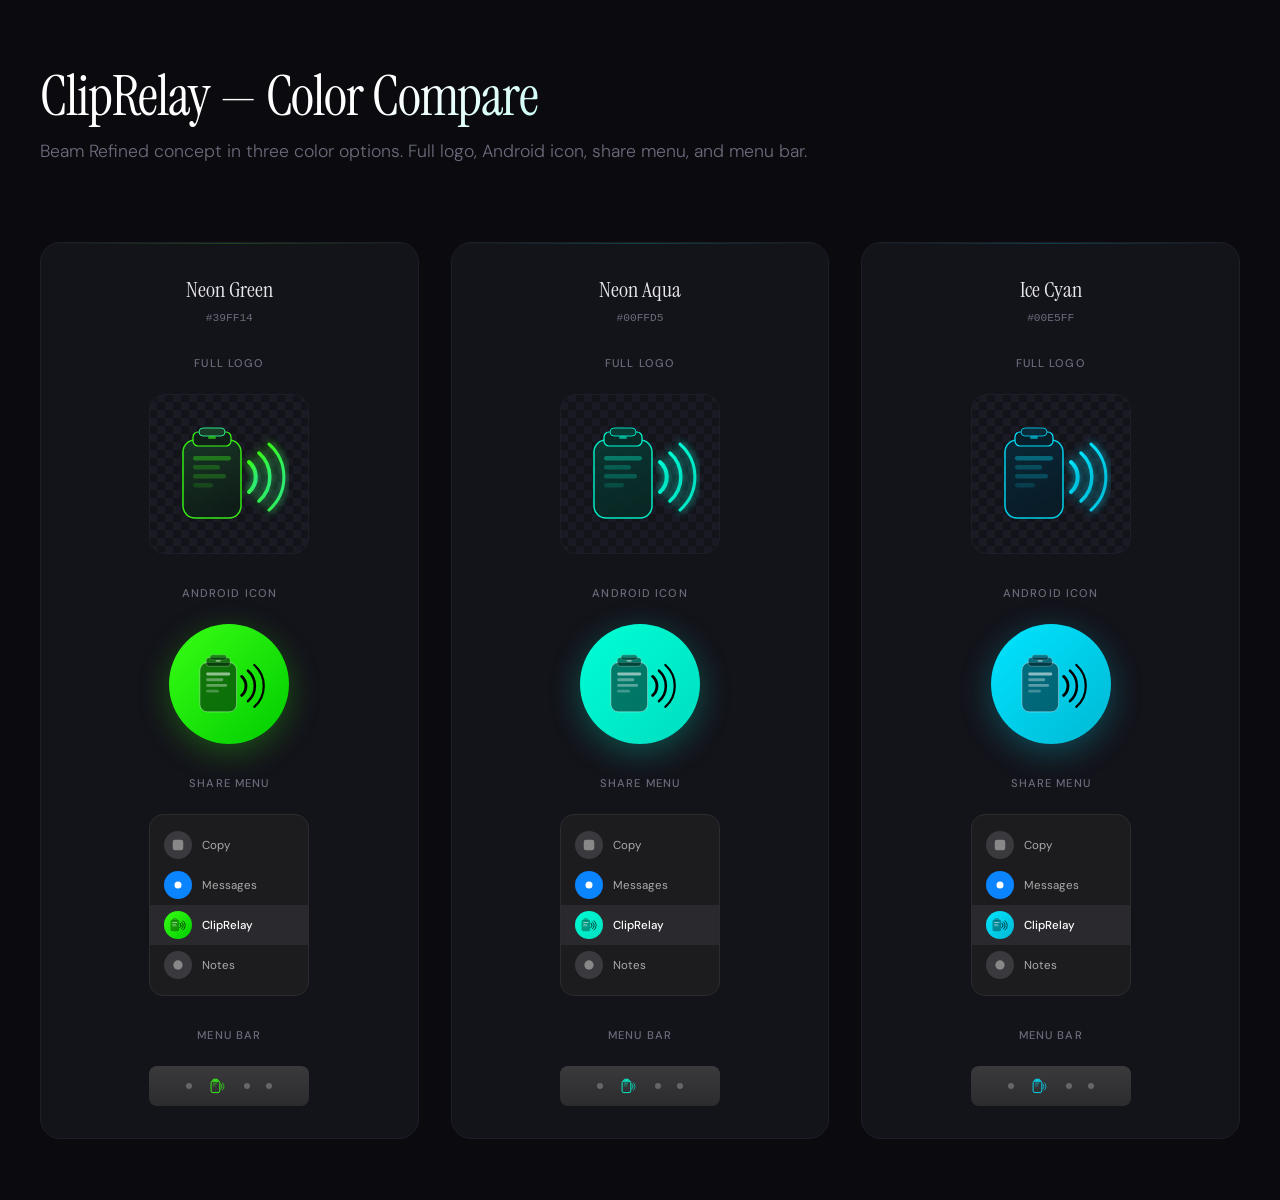
<file: logo-concepts.html>
<!DOCTYPE html>
<html lang="en">
<head>
<meta charset="UTF-8">
<meta name="viewport" content="width=device-width, initial-scale=1.0">
<title>ClipRelay — Logo Concepts (Color Compare)</title>
<style>
  @import url('https://fonts.googleapis.com/css2?family=DM+Sans:ital,opsz,wght@0,9..40,300;0,9..40,500;0,9..40,700;1,9..40,300&family=Instrument+Serif:ital@0;1&display=swap');

  * { margin: 0; padding: 0; box-sizing: border-box; }

  :root {
    --bg: #0A0A0F;
    --surface: #13131A;
    --border: #1E1E2A;
    --text: #E8E8ED;
    --text-dim: #6B6B7B;
  }

  body {
    font-family: 'DM Sans', sans-serif;
    background: var(--bg);
    color: var(--text);
    min-height: 100vh;
    padding: 60px 40px;
  }

  h1 {
    font-family: 'Instrument Serif', serif;
    font-size: 3.5rem;
    font-weight: 400;
    letter-spacing: -0.02em;
    margin-bottom: 8px;
    background: linear-gradient(135deg, #fff 30%, #00FFD5);
    -webkit-background-clip: text;
    background-clip: text;
    -webkit-text-fill-color: transparent;
  }

  .subtitle {
    font-size: 1.1rem;
    color: var(--text-dim);
    margin-bottom: 80px;
    font-weight: 300;
  }

  .color-compare {
    display: grid;
    grid-template-columns: repeat(3, 1fr);
    gap: 32px;
  }

  .color-column {
    border: 1px solid var(--border);
    border-radius: 20px;
    background: var(--surface);
    padding: 32px;
    display: flex;
    flex-direction: column;
    align-items: center;
    gap: 24px;
    position: relative;
    overflow: hidden;
  }

  .color-column::before {
    content: '';
    position: absolute;
    top: 0; left: 0; right: 0;
    height: 1px;
  }
  .color-column.green::before { background: linear-gradient(90deg, transparent, #39FF1433, transparent); }
  .color-column.aqua::before { background: linear-gradient(90deg, transparent, #00FFD533, transparent); }
  .color-column.cyan::before { background: linear-gradient(90deg, transparent, #00E5FF33, transparent); }

  .color-title {
    font-family: 'Instrument Serif', serif;
    font-size: 1.4rem;
    font-weight: 400;
  }

  .color-hex {
    font-size: 0.7rem;
    color: var(--text-dim);
    margin-top: -16px;
    font-family: monospace;
  }

  .variant-label {
    font-size: 0.7rem;
    text-transform: uppercase;
    letter-spacing: 0.1em;
    color: var(--text-dim);
    font-weight: 500;
    margin-top: 8px;
  }

  .icon-frame {
    width: 160px;
    height: 160px;
    border-radius: 16px;
    display: flex;
    align-items: center;
    justify-content: center;
    position: relative;
  }

  .icon-frame.transparent {
    background: repeating-conic-gradient(#1a1a24 0% 25%, #13131a 0% 50%) 50% / 16px 16px;
    border: 1px solid var(--border);
  }

  .icon-frame.menubar {
    background: linear-gradient(180deg, #3a3a3c, #2c2c2e);
    border-radius: 8px;
    width: 160px;
    height: 40px;
    flex-direction: row;
    gap: 16px;
    padding: 0 12px;
  }

  .menubar-dot {
    width: 6px;
    height: 6px;
    border-radius: 50%;
    background: #666;
  }

  .share-sim {
    width: 160px;
    background: #1C1C1E;
    border-radius: 14px;
    padding: 10px 0;
    border: 1px solid #2C2C2E;
  }

  .share-row {
    display: flex;
    align-items: center;
    gap: 10px;
    padding: 6px 14px;
    font-size: 0.72rem;
    color: #aaa;
  }

  .share-row.highlight {
    background: #2A2A2E;
    color: #fff;
    font-weight: 500;
  }

  .share-icon {
    width: 28px;
    height: 28px;
    border-radius: 50%;
    display: flex;
    align-items: center;
    justify-content: center;
    flex-shrink: 0;
  }

  .share-icon.gray { background: #3a3a3e; }
  .share-icon.blue { background: #0A84FF; }

  /* Beam animations */
  @keyframes beamPulse1 {
    0%, 100% { opacity: 0.9; transform: translateX(0); }
    50% { opacity: 1; transform: translateX(2px); }
  }
  @keyframes beamPulse2 {
    0%, 100% { opacity: 0.55; transform: translateX(0); }
    50% { opacity: 0.75; transform: translateX(3px); }
  }
  @keyframes beamPulse3 {
    0%, 100% { opacity: 0.3; transform: translateX(0); }
    50% { opacity: 0.5; transform: translateX(4px); }
  }

  .beam-arc-1 { animation: beamPulse1 2s ease-in-out infinite; }
  .beam-arc-2 { animation: beamPulse2 2s ease-in-out 0.25s infinite; }
  .beam-arc-3 { animation: beamPulse3 2s ease-in-out 0.5s infinite; }

  @keyframes beamTextShimmer {
    0%, 100% { opacity: 0.4; }
    40% { opacity: 0.6; }
  }

  .beam-text-line {
    animation: beamTextShimmer 3s ease-in-out infinite;
  }
  .beam-text-line:nth-child(2) { animation-delay: 0.4s; }
  .beam-text-line:nth-child(3) { animation-delay: 0.8s; }
  .beam-text-line:nth-child(4) { animation-delay: 1.2s; }

</style>
</head>
<body>

<h1>ClipRelay — Color Compare</h1>
<p class="subtitle">Beam Refined concept in three color options. Full logo, Android icon, share menu, and menu bar.</p>

<div class="color-compare">

  <!-- ══════════════════════════════════════ -->
  <!-- NEON GREEN -->
  <!-- ══════════════════════════════════════ -->
  <div class="color-column green">
    <span class="color-title">Neon Green</span>
    <span class="color-hex">#39FF14</span>

    <span class="variant-label">Full Logo</span>
    <div class="icon-frame transparent">
      <svg width="120" height="120" viewBox="0 0 120 120" fill="none">
        <defs>
          <linearGradient id="gBoardGrad" x1="0" y1="0" x2="0.3" y2="1"><stop stop-color="#1A3A28"/><stop offset="1" stop-color="#0F1F18"/></linearGradient>
          <linearGradient id="gArcGrad" x1="0" y1="0" x2="1" y2="1"><stop stop-color="#39FF14"/><stop offset="1" stop-color="#2AE68A"/></linearGradient>
          <filter id="gGlow" x="-50%" y="-50%" width="200%" height="200%"><feGaussianBlur stdDeviation="4" result="blur"/><feMerge><feMergeNode in="blur"/><feMergeNode in="SourceGraphic"/></feMerge></filter>
        </defs>
        <rect x="14" y="26" width="58" height="78" rx="12" fill="url(#gBoardGrad)" stroke="#39FF14" stroke-width="1.5" opacity="0.9"/>
        <rect x="24" y="18" width="38" height="14" rx="5" fill="#0F1F18" stroke="#39FF14" stroke-width="1.2"/>
        <rect x="30" y="14" width="26" height="8" rx="4" fill="#1A3A28" stroke="#2AE68A" stroke-width="1"/>
        <rect x="39" y="22" width="8" height="3" rx="1.5" fill="#39FF14" opacity="0.55"/>
        <rect x="24" y="42" width="38" height="4.5" rx="2.25" fill="#39FF14" opacity="0.35"/>
        <rect x="24" y="51" width="27" height="4.5" rx="2.25" fill="#39FF14" opacity="0.22"/>
        <rect x="24" y="60" width="33" height="4.5" rx="2.25" fill="#39FF14" opacity="0.22"/>
        <rect x="24" y="69" width="20" height="4.5" rx="2.25" fill="#39FF14" opacity="0.15"/>
        <g filter="url(#gGlow)">
          <path d="M80 48 A 20 20 0 0 1 80 78" stroke="url(#gArcGrad)" stroke-width="4" stroke-linecap="round" fill="none" class="beam-arc-1"/>
          <path d="M90 39 A 32 32 0 0 1 90 87" stroke="url(#gArcGrad)" stroke-width="3.5" stroke-linecap="round" fill="none" class="beam-arc-2"/>
          <path d="M100 30 A 44 44 0 0 1 100 96" stroke="url(#gArcGrad)" stroke-width="3" stroke-linecap="round" fill="none" class="beam-arc-3"/>
        </g>
      </svg>
    </div>

    <span class="variant-label">Android Icon</span>
    <div class="icon-frame" style="width:120px;height:120px;border-radius:50%;background:linear-gradient(135deg,#39FF14,#00CC00);box-shadow:0 8px 32px #39FF1444;">
      <svg width="76" height="76" viewBox="0 0 120 120" fill="none">
        <rect x="14" y="26" width="58" height="78" rx="12" fill="rgba(0,20,8,0.55)" stroke="rgba(255,255,255,0.4)" stroke-width="1.5"/>
        <rect x="24" y="18" width="38" height="14" rx="5" fill="rgba(0,20,8,0.55)" stroke="rgba(255,255,255,0.35)" stroke-width="1.2"/>
        <rect x="30" y="14" width="26" height="8" rx="4" fill="rgba(0,30,12,0.5)" stroke="rgba(255,255,255,0.3)" stroke-width="1"/>
        <rect x="39" y="22" width="8" height="3" rx="1.5" fill="rgba(255,255,255,0.45)"/>
        <rect x="24" y="42" width="38" height="4.5" rx="2.25" fill="rgba(255,255,255,0.55)"/>
        <rect x="24" y="51" width="27" height="4.5" rx="2.25" fill="rgba(255,255,255,0.35)"/>
        <rect x="24" y="60" width="33" height="4.5" rx="2.25" fill="rgba(255,255,255,0.35)"/>
        <rect x="24" y="69" width="20" height="4.5" rx="2.25" fill="rgba(255,255,255,0.25)"/>
        <path d="M80 48 A 20 20 0 0 1 80 78" stroke="black" stroke-width="4.5" stroke-linecap="round" fill="none" class="beam-arc-1"/>
        <path d="M90 39 A 32 32 0 0 1 90 87" stroke="black" stroke-width="4" stroke-linecap="round" fill="none" class="beam-arc-2"/>
        <path d="M100 30 A 44 44 0 0 1 100 96" stroke="black" stroke-width="3.5" stroke-linecap="round" fill="none" class="beam-arc-3"/>
      </svg>
    </div>

    <span class="variant-label">Share Menu</span>
    <div class="share-sim">
      <div class="share-row"><div class="share-icon gray"><svg width="14" height="14" viewBox="0 0 24 24" fill="#888"><rect x="3" y="3" width="18" height="18" rx="4"/></svg></div><span>Copy</span></div>
      <div class="share-row"><div class="share-icon blue"><svg width="14" height="14" viewBox="0 0 24 24" fill="white"><circle cx="12" cy="12" r="6"/></svg></div><span>Messages</span></div>
      <div class="share-row highlight">
        <div class="share-icon" style="background:linear-gradient(135deg,#39FF14,#00CC00);border-radius:50%;">
          <svg width="16" height="16" viewBox="0 0 120 120" fill="none">
            <rect x="4" y="22" width="64" height="84" rx="10" fill="rgba(0,0,0,0.35)"/>
            <rect x="16" y="13" width="40" height="14" rx="5" fill="rgba(0,0,0,0.3)"/>
            <rect x="24" y="9" width="24" height="7" rx="3.5" fill="rgba(0,0,0,0.3)"/>
            <rect x="31" y="17" width="10" height="3" rx="1.5" fill="rgba(255,255,255,0.45)"/>
            <rect x="16" y="40" width="40" height="5.5" rx="2.75" fill="rgba(255,255,255,0.7)"/>
            <rect x="16" y="52" width="28" height="5.5" rx="2.75" fill="rgba(255,255,255,0.5)"/>
            <rect x="16" y="64" width="35" height="5.5" rx="2.75" fill="rgba(255,255,255,0.5)"/>
            <path d="M74 46 A 20 20 0 0 1 74 80" stroke="black" stroke-width="6" stroke-linecap="round" fill="none"/>
            <path d="M86 37 A 32 32 0 0 1 86 89" stroke="black" stroke-width="5.5" stroke-linecap="round" fill="none"/>
            <path d="M98 28 A 44 44 0 0 1 98 98" stroke="black" stroke-width="5" stroke-linecap="round" fill="none"/>
          </svg>
        </div>
        <span>ClipRelay</span>
      </div>
      <div class="share-row"><div class="share-icon gray"><svg width="14" height="14" viewBox="0 0 24 24" fill="#888"><circle cx="12" cy="12" r="8"/></svg></div><span>Notes</span></div>
    </div>

    <span class="variant-label">Menu Bar</span>
    <div class="icon-frame menubar">
      <div class="menubar-dot"></div>
      <svg width="20" height="18" viewBox="0 0 120 120" fill="none">
        <rect x="14" y="26" width="58" height="78" rx="12" fill="none" stroke="#39FF14" stroke-width="6"/>
        <rect x="24" y="18" width="38" height="14" rx="5" fill="none" stroke="#39FF14" stroke-width="5"/>
        <rect x="30" y="14" width="26" height="8" rx="4" fill="none" stroke="#39FF14" stroke-width="4"/>
        <rect x="39" y="22" width="8" height="3" rx="1.5" fill="#39FF14" opacity="0.75"/>
        <rect x="24" y="44" width="30" height="4" rx="2" fill="#39FF14" opacity="0.65"/>
        <rect x="24" y="52" width="22" height="4" rx="2" fill="#39FF14" opacity="0.45"/>
        <rect x="24" y="60" width="26" height="4" rx="2" fill="#39FF14" opacity="0.35"/>
        <path d="M80 48 A 20 20 0 0 1 80 78" stroke="#39FF14" stroke-width="5" stroke-linecap="round" fill="none" class="beam-arc-1"/>
        <path d="M90 39 A 32 32 0 0 1 90 87" stroke="#39FF14" stroke-width="4.5" stroke-linecap="round" fill="none" class="beam-arc-2"/>
      </svg>
      <div class="menubar-dot"></div>
      <div class="menubar-dot"></div>
    </div>
  </div>

  <!-- ══════════════════════════════════════ -->
  <!-- NEON AQUA -->
  <!-- ══════════════════════════════════════ -->
  <div class="color-column aqua">
    <span class="color-title">Neon Aqua</span>
    <span class="color-hex">#00FFD5</span>

    <span class="variant-label">Full Logo</span>
    <div class="icon-frame transparent">
      <svg width="120" height="120" viewBox="0 0 120 120" fill="none">
        <defs>
          <linearGradient id="aBoardGrad" x1="0" y1="0" x2="0.3" y2="1"><stop stop-color="#0A3A34"/><stop offset="1" stop-color="#082A26"/></linearGradient>
          <linearGradient id="aArcGrad" x1="0" y1="0" x2="1" y2="1"><stop stop-color="#00FFD5"/><stop offset="1" stop-color="#00DDC0"/></linearGradient>
          <filter id="aGlow" x="-50%" y="-50%" width="200%" height="200%"><feGaussianBlur stdDeviation="4" result="blur"/><feMerge><feMergeNode in="blur"/><feMergeNode in="SourceGraphic"/></feMerge></filter>
        </defs>
        <rect x="14" y="26" width="58" height="78" rx="12" fill="url(#aBoardGrad)" stroke="#00FFD5" stroke-width="1.5" opacity="0.9"/>
        <rect x="24" y="18" width="38" height="14" rx="5" fill="#082A26" stroke="#00FFD5" stroke-width="1.2"/>
        <rect x="30" y="14" width="26" height="8" rx="4" fill="#0A3A34" stroke="#00DDC0" stroke-width="1"/>
        <rect x="39" y="22" width="8" height="3" rx="1.5" fill="#00FFD5" opacity="0.55"/>
        <rect x="24" y="42" width="38" height="4.5" rx="2.25" fill="#00FFD5" opacity="0.35"/>
        <rect x="24" y="51" width="27" height="4.5" rx="2.25" fill="#00FFD5" opacity="0.22"/>
        <rect x="24" y="60" width="33" height="4.5" rx="2.25" fill="#00FFD5" opacity="0.22"/>
        <rect x="24" y="69" width="20" height="4.5" rx="2.25" fill="#00FFD5" opacity="0.15"/>
        <g filter="url(#aGlow)">
          <path d="M80 48 A 20 20 0 0 1 80 78" stroke="url(#aArcGrad)" stroke-width="4" stroke-linecap="round" fill="none" class="beam-arc-1"/>
          <path d="M90 39 A 32 32 0 0 1 90 87" stroke="url(#aArcGrad)" stroke-width="3.5" stroke-linecap="round" fill="none" class="beam-arc-2"/>
          <path d="M100 30 A 44 44 0 0 1 100 96" stroke="url(#aArcGrad)" stroke-width="3" stroke-linecap="round" fill="none" class="beam-arc-3"/>
        </g>
      </svg>
    </div>

    <span class="variant-label">Android Icon</span>
    <div class="icon-frame" style="width:120px;height:120px;border-radius:50%;background:linear-gradient(135deg,#00FFD5,#00DDC0);box-shadow:0 8px 32px #00FFD544;">
      <svg width="76" height="76" viewBox="0 0 120 120" fill="none">
        <rect x="14" y="26" width="58" height="78" rx="12" fill="rgba(0,25,22,0.55)" stroke="rgba(255,255,255,0.4)" stroke-width="1.5"/>
        <rect x="24" y="18" width="38" height="14" rx="5" fill="rgba(0,25,22,0.55)" stroke="rgba(255,255,255,0.35)" stroke-width="1.2"/>
        <rect x="30" y="14" width="26" height="8" rx="4" fill="rgba(0,30,26,0.5)" stroke="rgba(255,255,255,0.3)" stroke-width="1"/>
        <rect x="39" y="22" width="8" height="3" rx="1.5" fill="rgba(255,255,255,0.45)"/>
        <rect x="24" y="42" width="38" height="4.5" rx="2.25" fill="rgba(255,255,255,0.55)"/>
        <rect x="24" y="51" width="27" height="4.5" rx="2.25" fill="rgba(255,255,255,0.35)"/>
        <rect x="24" y="60" width="33" height="4.5" rx="2.25" fill="rgba(255,255,255,0.35)"/>
        <rect x="24" y="69" width="20" height="4.5" rx="2.25" fill="rgba(255,255,255,0.25)"/>
        <path d="M80 48 A 20 20 0 0 1 80 78" stroke="black" stroke-width="4.5" stroke-linecap="round" fill="none" class="beam-arc-1"/>
        <path d="M90 39 A 32 32 0 0 1 90 87" stroke="black" stroke-width="4" stroke-linecap="round" fill="none" class="beam-arc-2"/>
        <path d="M100 30 A 44 44 0 0 1 100 96" stroke="black" stroke-width="3.5" stroke-linecap="round" fill="none" class="beam-arc-3"/>
      </svg>
    </div>

    <span class="variant-label">Share Menu</span>
    <div class="share-sim">
      <div class="share-row"><div class="share-icon gray"><svg width="14" height="14" viewBox="0 0 24 24" fill="#888"><rect x="3" y="3" width="18" height="18" rx="4"/></svg></div><span>Copy</span></div>
      <div class="share-row"><div class="share-icon blue"><svg width="14" height="14" viewBox="0 0 24 24" fill="white"><circle cx="12" cy="12" r="6"/></svg></div><span>Messages</span></div>
      <div class="share-row highlight">
        <div class="share-icon" style="background:linear-gradient(135deg,#00FFD5,#00DDC0);border-radius:50%;">
          <svg width="16" height="16" viewBox="0 0 120 120" fill="none">
            <rect x="4" y="22" width="64" height="84" rx="10" fill="rgba(0,0,0,0.35)"/>
            <rect x="16" y="13" width="40" height="14" rx="5" fill="rgba(0,0,0,0.3)"/>
            <rect x="24" y="9" width="24" height="7" rx="3.5" fill="rgba(0,0,0,0.3)"/>
            <rect x="31" y="17" width="10" height="3" rx="1.5" fill="rgba(255,255,255,0.45)"/>
            <rect x="16" y="40" width="40" height="5.5" rx="2.75" fill="rgba(255,255,255,0.7)"/>
            <rect x="16" y="52" width="28" height="5.5" rx="2.75" fill="rgba(255,255,255,0.5)"/>
            <rect x="16" y="64" width="35" height="5.5" rx="2.75" fill="rgba(255,255,255,0.5)"/>
            <path d="M74 46 A 20 20 0 0 1 74 80" stroke="black" stroke-width="6" stroke-linecap="round" fill="none"/>
            <path d="M86 37 A 32 32 0 0 1 86 89" stroke="black" stroke-width="5.5" stroke-linecap="round" fill="none"/>
            <path d="M98 28 A 44 44 0 0 1 98 98" stroke="black" stroke-width="5" stroke-linecap="round" fill="none"/>
          </svg>
        </div>
        <span>ClipRelay</span>
      </div>
      <div class="share-row"><div class="share-icon gray"><svg width="14" height="14" viewBox="0 0 24 24" fill="#888"><circle cx="12" cy="12" r="8"/></svg></div><span>Notes</span></div>
    </div>

    <span class="variant-label">Menu Bar</span>
    <div class="icon-frame menubar">
      <div class="menubar-dot"></div>
      <svg width="20" height="18" viewBox="0 0 120 120" fill="none">
        <rect x="14" y="26" width="58" height="78" rx="12" fill="none" stroke="#00FFD5" stroke-width="6"/>
        <rect x="24" y="18" width="38" height="14" rx="5" fill="none" stroke="#00FFD5" stroke-width="5"/>
        <rect x="30" y="14" width="26" height="8" rx="4" fill="none" stroke="#00FFD5" stroke-width="4"/>
        <rect x="39" y="22" width="8" height="3" rx="1.5" fill="#00FFD5" opacity="0.75"/>
        <rect x="24" y="44" width="30" height="4" rx="2" fill="#00FFD5" opacity="0.65"/>
        <rect x="24" y="52" width="22" height="4" rx="2" fill="#00FFD5" opacity="0.45"/>
        <rect x="24" y="60" width="26" height="4" rx="2" fill="#00FFD5" opacity="0.35"/>
        <path d="M80 48 A 20 20 0 0 1 80 78" stroke="#00FFD5" stroke-width="5" stroke-linecap="round" fill="none" class="beam-arc-1"/>
        <path d="M90 39 A 32 32 0 0 1 90 87" stroke="#00FFD5" stroke-width="4.5" stroke-linecap="round" fill="none" class="beam-arc-2"/>
      </svg>
      <div class="menubar-dot"></div>
      <div class="menubar-dot"></div>
    </div>
  </div>

  <!-- ══════════════════════════════════════ -->
  <!-- ICE CYAN -->
  <!-- ══════════════════════════════════════ -->
  <div class="color-column cyan">
    <span class="color-title">Ice Cyan</span>
    <span class="color-hex">#00E5FF</span>

    <span class="variant-label">Full Logo</span>
    <div class="icon-frame transparent">
      <svg width="120" height="120" viewBox="0 0 120 120" fill="none">
        <defs>
          <linearGradient id="cBoardGrad" x1="0" y1="0" x2="0.3" y2="1"><stop stop-color="#0A2A3A"/><stop offset="1" stop-color="#081E2A"/></linearGradient>
          <linearGradient id="cArcGrad" x1="0" y1="0" x2="1" y2="1"><stop stop-color="#00E5FF"/><stop offset="1" stop-color="#00B8D4"/></linearGradient>
          <filter id="cGlow" x="-50%" y="-50%" width="200%" height="200%"><feGaussianBlur stdDeviation="4" result="blur"/><feMerge><feMergeNode in="blur"/><feMergeNode in="SourceGraphic"/></feMerge></filter>
        </defs>
        <rect x="14" y="26" width="58" height="78" rx="12" fill="url(#cBoardGrad)" stroke="#00E5FF" stroke-width="1.5" opacity="0.9"/>
        <rect x="24" y="18" width="38" height="14" rx="5" fill="#081E2A" stroke="#00E5FF" stroke-width="1.2"/>
        <rect x="30" y="14" width="26" height="8" rx="4" fill="#0A2A3A" stroke="#00B8D4" stroke-width="1"/>
        <rect x="39" y="22" width="8" height="3" rx="1.5" fill="#00E5FF" opacity="0.55"/>
        <rect x="24" y="42" width="38" height="4.5" rx="2.25" fill="#00E5FF" opacity="0.35"/>
        <rect x="24" y="51" width="27" height="4.5" rx="2.25" fill="#00E5FF" opacity="0.22"/>
        <rect x="24" y="60" width="33" height="4.5" rx="2.25" fill="#00E5FF" opacity="0.22"/>
        <rect x="24" y="69" width="20" height="4.5" rx="2.25" fill="#00E5FF" opacity="0.15"/>
        <g filter="url(#cGlow)">
          <path d="M80 48 A 20 20 0 0 1 80 78" stroke="url(#cArcGrad)" stroke-width="4" stroke-linecap="round" fill="none" class="beam-arc-1"/>
          <path d="M90 39 A 32 32 0 0 1 90 87" stroke="url(#cArcGrad)" stroke-width="3.5" stroke-linecap="round" fill="none" class="beam-arc-2"/>
          <path d="M100 30 A 44 44 0 0 1 100 96" stroke="url(#cArcGrad)" stroke-width="3" stroke-linecap="round" fill="none" class="beam-arc-3"/>
        </g>
      </svg>
    </div>

    <span class="variant-label">Android Icon</span>
    <div class="icon-frame" style="width:120px;height:120px;border-radius:50%;background:linear-gradient(135deg,#00E5FF,#00B8D4);box-shadow:0 8px 32px #00E5FF44;">
      <svg width="76" height="76" viewBox="0 0 120 120" fill="none">
        <rect x="14" y="26" width="58" height="78" rx="12" fill="rgba(0,20,30,0.55)" stroke="rgba(255,255,255,0.4)" stroke-width="1.5"/>
        <rect x="24" y="18" width="38" height="14" rx="5" fill="rgba(0,20,30,0.55)" stroke="rgba(255,255,255,0.35)" stroke-width="1.2"/>
        <rect x="30" y="14" width="26" height="8" rx="4" fill="rgba(0,25,35,0.5)" stroke="rgba(255,255,255,0.3)" stroke-width="1"/>
        <rect x="39" y="22" width="8" height="3" rx="1.5" fill="rgba(255,255,255,0.45)"/>
        <rect x="24" y="42" width="38" height="4.5" rx="2.25" fill="rgba(255,255,255,0.55)"/>
        <rect x="24" y="51" width="27" height="4.5" rx="2.25" fill="rgba(255,255,255,0.35)"/>
        <rect x="24" y="60" width="33" height="4.5" rx="2.25" fill="rgba(255,255,255,0.35)"/>
        <rect x="24" y="69" width="20" height="4.5" rx="2.25" fill="rgba(255,255,255,0.25)"/>
        <path d="M80 48 A 20 20 0 0 1 80 78" stroke="black" stroke-width="4.5" stroke-linecap="round" fill="none" class="beam-arc-1"/>
        <path d="M90 39 A 32 32 0 0 1 90 87" stroke="black" stroke-width="4" stroke-linecap="round" fill="none" class="beam-arc-2"/>
        <path d="M100 30 A 44 44 0 0 1 100 96" stroke="black" stroke-width="3.5" stroke-linecap="round" fill="none" class="beam-arc-3"/>
      </svg>
    </div>

    <span class="variant-label">Share Menu</span>
    <div class="share-sim">
      <div class="share-row"><div class="share-icon gray"><svg width="14" height="14" viewBox="0 0 24 24" fill="#888"><rect x="3" y="3" width="18" height="18" rx="4"/></svg></div><span>Copy</span></div>
      <div class="share-row"><div class="share-icon blue"><svg width="14" height="14" viewBox="0 0 24 24" fill="white"><circle cx="12" cy="12" r="6"/></svg></div><span>Messages</span></div>
      <div class="share-row highlight">
        <div class="share-icon" style="background:linear-gradient(135deg,#00E5FF,#00B8D4);border-radius:50%;">
          <svg width="16" height="16" viewBox="0 0 120 120" fill="none">
            <rect x="4" y="22" width="64" height="84" rx="10" fill="rgba(0,0,0,0.35)"/>
            <rect x="16" y="13" width="40" height="14" rx="5" fill="rgba(0,0,0,0.3)"/>
            <rect x="24" y="9" width="24" height="7" rx="3.5" fill="rgba(0,0,0,0.3)"/>
            <rect x="31" y="17" width="10" height="3" rx="1.5" fill="rgba(255,255,255,0.45)"/>
            <rect x="16" y="40" width="40" height="5.5" rx="2.75" fill="rgba(255,255,255,0.7)"/>
            <rect x="16" y="52" width="28" height="5.5" rx="2.75" fill="rgba(255,255,255,0.5)"/>
            <rect x="16" y="64" width="35" height="5.5" rx="2.75" fill="rgba(255,255,255,0.5)"/>
            <path d="M74 46 A 20 20 0 0 1 74 80" stroke="black" stroke-width="6" stroke-linecap="round" fill="none"/>
            <path d="M86 37 A 32 32 0 0 1 86 89" stroke="black" stroke-width="5.5" stroke-linecap="round" fill="none"/>
            <path d="M98 28 A 44 44 0 0 1 98 98" stroke="black" stroke-width="5" stroke-linecap="round" fill="none"/>
          </svg>
        </div>
        <span>ClipRelay</span>
      </div>
      <div class="share-row"><div class="share-icon gray"><svg width="14" height="14" viewBox="0 0 24 24" fill="#888"><circle cx="12" cy="12" r="8"/></svg></div><span>Notes</span></div>
    </div>

    <span class="variant-label">Menu Bar</span>
    <div class="icon-frame menubar">
      <div class="menubar-dot"></div>
      <svg width="20" height="18" viewBox="0 0 120 120" fill="none">
        <rect x="14" y="26" width="58" height="78" rx="12" fill="none" stroke="#00E5FF" stroke-width="6"/>
        <rect x="24" y="18" width="38" height="14" rx="5" fill="none" stroke="#00E5FF" stroke-width="5"/>
        <rect x="30" y="14" width="26" height="8" rx="4" fill="none" stroke="#00E5FF" stroke-width="4"/>
        <rect x="39" y="22" width="8" height="3" rx="1.5" fill="#00E5FF" opacity="0.75"/>
        <rect x="24" y="44" width="30" height="4" rx="2" fill="#00E5FF" opacity="0.65"/>
        <rect x="24" y="52" width="22" height="4" rx="2" fill="#00E5FF" opacity="0.45"/>
        <rect x="24" y="60" width="26" height="4" rx="2" fill="#00E5FF" opacity="0.35"/>
        <path d="M80 48 A 20 20 0 0 1 80 78" stroke="#00E5FF" stroke-width="5" stroke-linecap="round" fill="none" class="beam-arc-1"/>
        <path d="M90 39 A 32 32 0 0 1 90 87" stroke="#00E5FF" stroke-width="4.5" stroke-linecap="round" fill="none" class="beam-arc-2"/>
      </svg>
      <div class="menubar-dot"></div>
      <div class="menubar-dot"></div>
    </div>
  </div>

</div>

</body>
</html>
</file>
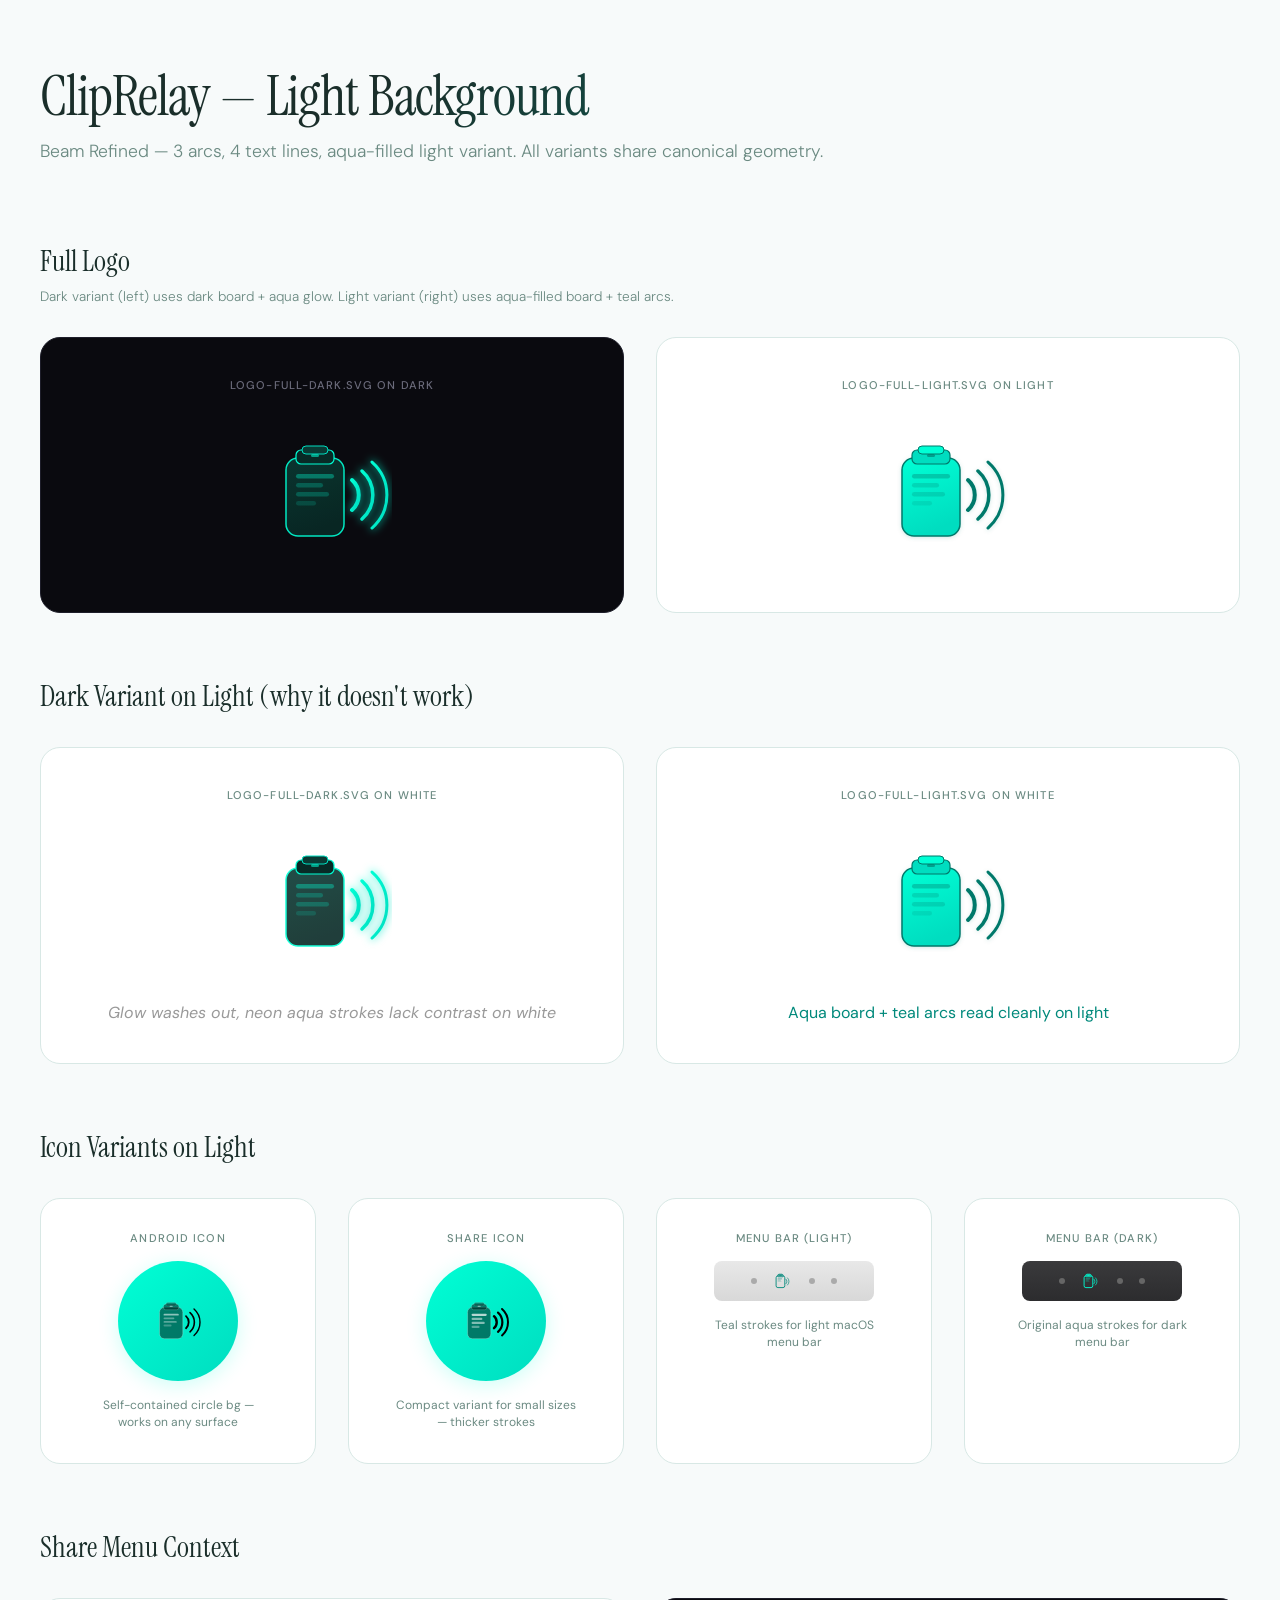
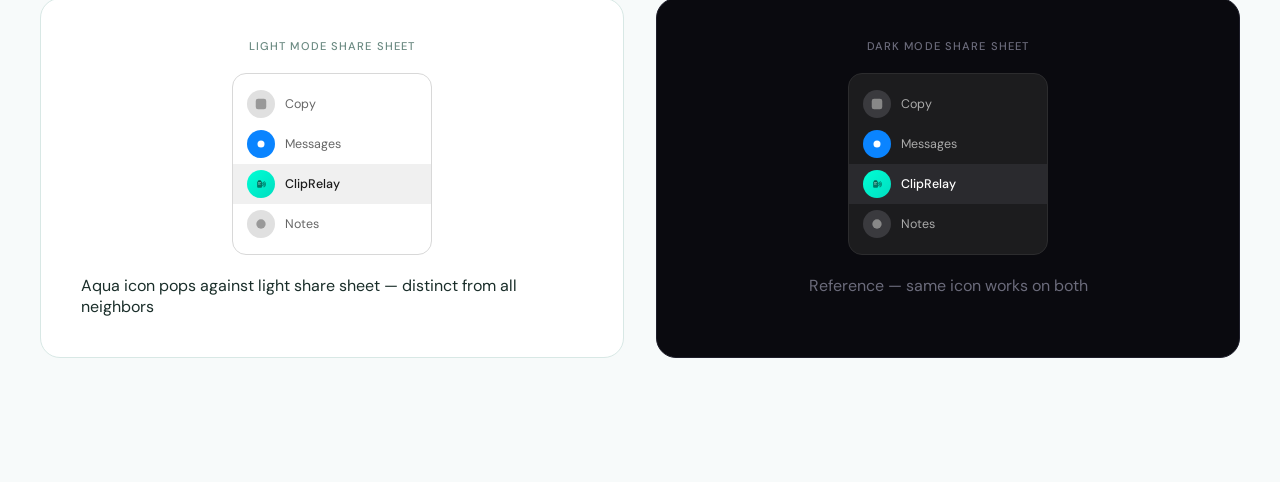
<file: design/logo-concepts-light.html>
<!DOCTYPE html>
<html lang="en">
<head>
<meta charset="UTF-8">
<meta name="viewport" content="width=device-width, initial-scale=1.0">
<title>ClipRelay — Logo Variants (Light Background)</title>
<style>
  @import url('https://fonts.googleapis.com/css2?family=DM+Sans:ital,opsz,wght@0,9..40,300;0,9..40,500;0,9..40,700;1,9..40,300&family=Instrument+Serif:ital@0;1&display=swap');

  * { margin: 0; padding: 0; box-sizing: border-box; }

  :root {
    --bg: #F7FAFA;
    --surface: #FFFFFF;
    --border: #D8E8E5;
    --text: #1A2E2A;
    --text-dim: #6B8A82;
    --aqua: #00FFD5;
    --teal: #00796B;
  }

  body {
    font-family: 'DM Sans', sans-serif;
    background: var(--bg);
    color: var(--text);
    min-height: 100vh;
    padding: 60px 40px;
  }

  h1 {
    font-family: 'Instrument Serif', serif;
    font-size: 3.5rem;
    font-weight: 400;
    letter-spacing: -0.02em;
    margin-bottom: 8px;
    background: linear-gradient(135deg, #1A2E2A 30%, #00897B);
    -webkit-background-clip: text;
    background-clip: text;
    -webkit-text-fill-color: transparent;
  }

  .subtitle {
    font-size: 1.1rem;
    color: var(--text-dim);
    margin-bottom: 80px;
    font-weight: 300;
  }

  .section-title {
    font-family: 'Instrument Serif', serif;
    font-size: 1.8rem;
    font-weight: 400;
    margin-bottom: 32px;
    color: var(--text);
  }

  .section-title + .section-note {
    margin-top: -24px;
    margin-bottom: 32px;
    font-size: 0.85rem;
    color: var(--text-dim);
    font-weight: 300;
  }

  /* -- Side-by-side dark vs light -- */
  .compare-row {
    display: grid;
    grid-template-columns: 1fr 1fr;
    gap: 32px;
    margin-bottom: 64px;
  }

  .compare-card {
    border: 1px solid var(--border);
    border-radius: 20px;
    padding: 40px;
    display: flex;
    flex-direction: column;
    align-items: center;
    gap: 20px;
    position: relative;
    overflow: hidden;
  }

  .compare-card.light-bg {
    background: var(--surface);
  }

  .compare-card.dark-bg {
    background: #0A0A0F;
    border-color: #1E1E2A;
  }

  .compare-card.dark-bg .card-label {
    color: #6B6B7B;
  }

  .compare-card.dark-bg .card-title {
    color: #E8E8ED;
  }

  .card-label {
    font-size: 0.7rem;
    text-transform: uppercase;
    letter-spacing: 0.1em;
    color: var(--text-dim);
    font-weight: 500;
  }

  .card-title {
    font-family: 'Instrument Serif', serif;
    font-size: 1.2rem;
    font-weight: 400;
    margin-top: -12px;
  }

  /* -- Icon grid -- */
  .icon-grid {
    display: grid;
    grid-template-columns: repeat(4, 1fr);
    gap: 32px;
    margin-bottom: 64px;
  }

  .icon-card {
    border: 1px solid var(--border);
    border-radius: 20px;
    background: var(--surface);
    padding: 32px;
    display: flex;
    flex-direction: column;
    align-items: center;
    gap: 16px;
  }

  .icon-card .card-label {
    font-size: 0.7rem;
    text-transform: uppercase;
    letter-spacing: 0.1em;
    color: var(--text-dim);
    font-weight: 500;
  }

  .icon-card .card-note {
    font-size: 0.75rem;
    color: var(--text-dim);
    text-align: center;
    max-width: 180px;
    line-height: 1.4;
  }

  .icon-frame {
    width: 160px;
    height: 160px;
    border-radius: 16px;
    display: flex;
    align-items: center;
    justify-content: center;
    position: relative;
  }

  .icon-frame.checkerboard {
    background: repeating-conic-gradient(#E8E8E8 0% 25%, #F5F5F5 0% 50%) 50% / 16px 16px;
    border: 1px solid var(--border);
  }

  .icon-frame.menubar-light {
    background: linear-gradient(180deg, #E8E8E8, #D8D8D8);
    border-radius: 8px;
    width: 160px;
    height: 40px;
    flex-direction: row;
    gap: 16px;
    padding: 0 12px;
  }

  .menubar-dot {
    width: 6px;
    height: 6px;
    border-radius: 50%;
    background: #AAA;
  }

  /* -- Share menu sims -- */
  .share-row-grid {
    display: grid;
    grid-template-columns: 1fr 1fr;
    gap: 32px;
    margin-bottom: 64px;
  }

  .share-card {
    border: 1px solid var(--border);
    border-radius: 20px;
    padding: 40px;
    display: flex;
    flex-direction: column;
    align-items: center;
    gap: 20px;
  }

  .share-card.light-bg { background: var(--surface); }
  .share-card.dark-bg {
    background: #0A0A0F;
    border-color: #1E1E2A;
  }
  .share-card.dark-bg .card-label { color: #6B6B7B; }

  .share-sim {
    width: 200px;
    border-radius: 14px;
    padding: 10px 0;
  }

  .share-sim.light-mode {
    background: #FFFFFF;
    border: 1px solid #D8D8D8;
  }

  .share-sim.dark-mode {
    background: #1C1C1E;
    border: 1px solid #2C2C2E;
  }

  .share-row {
    display: flex;
    align-items: center;
    gap: 10px;
    padding: 6px 14px;
    font-size: 0.78rem;
  }

  .share-sim.light-mode .share-row { color: #666; }
  .share-sim.dark-mode .share-row { color: #aaa; }

  .share-sim.light-mode .share-row.highlight {
    background: #F0F0F0;
    color: #1A1A1A;
    font-weight: 500;
  }

  .share-sim.dark-mode .share-row.highlight {
    background: #2A2A2E;
    color: #fff;
    font-weight: 500;
  }

  .share-icon {
    width: 28px;
    height: 28px;
    border-radius: 50%;
    display: flex;
    align-items: center;
    justify-content: center;
    flex-shrink: 0;
  }

  .share-icon.gray-light { background: #E0E0E0; }
  .share-icon.gray-dark { background: #3a3a3e; }
  .share-icon.blue { background: #0A84FF; }

  /* Beam animations (3 arcs) */
  @keyframes beamPulse1 {
    0%, 100% { opacity: 0.9; transform: translateX(0); }
    50% { opacity: 1; transform: translateX(2px); }
  }
  @keyframes beamPulse2 {
    0%, 100% { opacity: 0.55; transform: translateX(0); }
    50% { opacity: 0.75; transform: translateX(3px); }
  }
  @keyframes beamPulse3 {
    0%, 100% { opacity: 0.3; transform: translateX(0); }
    50% { opacity: 0.5; transform: translateX(4px); }
  }

  .beam-arc-1 { animation: beamPulse1 2s ease-in-out infinite; }
  .beam-arc-2 { animation: beamPulse2 2s ease-in-out 0.25s infinite; }
  .beam-arc-3 { animation: beamPulse3 2s ease-in-out 0.5s infinite; }

  @keyframes beamTextShimmer {
    0%, 100% { opacity: 0.4; }
    40% { opacity: 0.6; }
  }

  .beam-text-line {
    animation: beamTextShimmer 3s ease-in-out infinite;
  }
  .beam-text-line:nth-child(2) { animation-delay: 0.4s; }
  .beam-text-line:nth-child(3) { animation-delay: 0.8s; }
  .beam-text-line:nth-child(4) { animation-delay: 1.2s; }

</style>
</head>
<body>

<h1>ClipRelay — Light Background</h1>
<p class="subtitle">Beam Refined — 3 arcs, 4 text lines, aqua-filled light variant. All variants share canonical geometry.</p>


<!-- ====================================================== -->
<!-- SECTION 1: Full Logo — dark vs light variant            -->
<!-- ====================================================== -->
<h2 class="section-title">Full Logo</h2>
<p class="section-note">Dark variant (left) uses dark board + aqua glow. Light variant (right) uses aqua-filled board + teal arcs.</p>

<div class="compare-row">
  <!-- Dark variant on dark bg (reference) -->
  <div class="compare-card dark-bg">
    <span class="card-label">logo-full-dark.svg on dark</span>
    <div class="icon-frame" style="background:transparent;">
      <svg width="120" height="120" viewBox="0 0 120 120" fill="none">
        <defs>
          <linearGradient id="d1BoardGrad" x1="0" y1="0" x2="0.3" y2="1"><stop stop-color="#0A3A34"/><stop offset="1" stop-color="#082A26"/></linearGradient>
          <linearGradient id="d1ArcGrad" x1="0" y1="0" x2="1" y2="1"><stop stop-color="#00FFD5"/><stop offset="1" stop-color="#00DDC0"/></linearGradient>
          <filter id="d1Glow" x="-50%" y="-50%" width="200%" height="200%"><feGaussianBlur stdDeviation="4" result="blur"/><feMerge><feMergeNode in="blur"/><feMergeNode in="SourceGraphic"/></feMerge></filter>
        </defs>
        <rect x="14" y="26" width="58" height="78" rx="12" fill="url(#d1BoardGrad)" stroke="#00FFD5" stroke-width="1.5" opacity="0.9"/>
        <rect x="24" y="18" width="38" height="14" rx="5" fill="#082A26" stroke="#00FFD5" stroke-width="1.2"/>
        <rect x="30" y="14" width="26" height="8" rx="4" fill="#0A3A34" stroke="#00DDC0" stroke-width="1"/>
        <rect x="39" y="22" width="8" height="3" rx="1.5" fill="#00FFD5" opacity="0.55"/>
        <rect x="24" y="42" width="38" height="4.5" rx="2.25" fill="#00FFD5" opacity="0.35" class="beam-text-line"/>
        <rect x="24" y="51" width="27" height="4.5" rx="2.25" fill="#00FFD5" opacity="0.22" class="beam-text-line"/>
        <rect x="24" y="60" width="33" height="4.5" rx="2.25" fill="#00FFD5" opacity="0.22" class="beam-text-line"/>
        <rect x="24" y="69" width="20" height="4.5" rx="2.25" fill="#00FFD5" opacity="0.15" class="beam-text-line"/>
        <g filter="url(#d1Glow)">
          <path d="M80 48 A 20 20 0 0 1 80 78" stroke="url(#d1ArcGrad)" stroke-width="4" stroke-linecap="round" fill="none" class="beam-arc-1"/>
          <path d="M90 39 A 32 32 0 0 1 90 87" stroke="url(#d1ArcGrad)" stroke-width="3.5" stroke-linecap="round" fill="none" class="beam-arc-2"/>
          <path d="M100 30 A 44 44 0 0 1 100 96" stroke="url(#d1ArcGrad)" stroke-width="3" stroke-linecap="round" fill="none" class="beam-arc-3"/>
        </g>
      </svg>
    </div>
  </div>

  <!-- Light variant on light bg -->
  <div class="compare-card light-bg">
    <span class="card-label">logo-full-light.svg on light</span>
    <div class="icon-frame" style="background:transparent;">
      <svg width="120" height="120" viewBox="0 0 120 120" fill="none">
        <defs>
          <linearGradient id="l1BoardGrad" x1="0" y1="0" x2="0.3" y2="1"><stop stop-color="#00FFD5"/><stop offset="1" stop-color="#00DDC0"/></linearGradient>
          <filter id="l1Shadow" x="-10%" y="-10%" width="130%" height="130%"><feDropShadow dx="0" dy="1" stdDeviation="2" flood-color="#00796B" flood-opacity="0.18"/></filter>
        </defs>
        <rect x="14" y="26" width="58" height="78" rx="12" fill="url(#l1BoardGrad)" stroke="#00796B" stroke-width="1.5" filter="url(#l1Shadow)"/>
        <rect x="24" y="18" width="38" height="14" rx="5" fill="#00DDC0" stroke="#00796B" stroke-width="1.2"/>
        <rect x="30" y="14" width="26" height="8" rx="4" fill="#00FFD5" stroke="#00796B" stroke-width="1"/>
        <rect x="39" y="22" width="8" height="3" rx="1.5" fill="#00796B" opacity="0.6"/>
        <rect x="24" y="42" width="38" height="4.5" rx="2.25" fill="#00796B" opacity="0.35" class="beam-text-line"/>
        <rect x="24" y="51" width="27" height="4.5" rx="2.25" fill="#00796B" opacity="0.22" class="beam-text-line"/>
        <rect x="24" y="60" width="33" height="4.5" rx="2.25" fill="#00796B" opacity="0.22" class="beam-text-line"/>
        <rect x="24" y="69" width="20" height="4.5" rx="2.25" fill="#00796B" opacity="0.15" class="beam-text-line"/>
        <g filter="url(#l1Shadow)">
          <path d="M80 48 A 20 20 0 0 1 80 78" stroke="#00796B" stroke-width="4" stroke-linecap="round" fill="none" class="beam-arc-1"/>
          <path d="M90 39 A 32 32 0 0 1 90 87" stroke="#00796B" stroke-width="3.5" stroke-linecap="round" fill="none" class="beam-arc-2"/>
          <path d="M100 30 A 44 44 0 0 1 100 96" stroke="#00796B" stroke-width="3" stroke-linecap="round" fill="none" class="beam-arc-3"/>
        </g>
      </svg>
    </div>
  </div>
</div>

<!-- Show what happens when you put the dark variant on light -->
<h2 class="section-title">Dark Variant on Light (why it doesn't work)</h2>
<div class="compare-row">
  <div class="compare-card light-bg">
    <span class="card-label">logo-full-dark.svg on white</span>
    <div class="icon-frame" style="background:transparent;">
      <svg width="120" height="120" viewBox="0 0 120 120" fill="none">
        <defs>
          <linearGradient id="d2BoardGrad" x1="0" y1="0" x2="0.3" y2="1"><stop stop-color="#0A3A34"/><stop offset="1" stop-color="#082A26"/></linearGradient>
          <linearGradient id="d2ArcGrad" x1="0" y1="0" x2="1" y2="1"><stop stop-color="#00FFD5"/><stop offset="1" stop-color="#00DDC0"/></linearGradient>
          <filter id="d2Glow" x="-50%" y="-50%" width="200%" height="200%"><feGaussianBlur stdDeviation="4" result="blur"/><feMerge><feMergeNode in="blur"/><feMergeNode in="SourceGraphic"/></feMerge></filter>
        </defs>
        <rect x="14" y="26" width="58" height="78" rx="12" fill="url(#d2BoardGrad)" stroke="#00FFD5" stroke-width="1.5" opacity="0.9"/>
        <rect x="24" y="18" width="38" height="14" rx="5" fill="#082A26" stroke="#00FFD5" stroke-width="1.2"/>
        <rect x="30" y="14" width="26" height="8" rx="4" fill="#0A3A34" stroke="#00DDC0" stroke-width="1"/>
        <rect x="39" y="22" width="8" height="3" rx="1.5" fill="#00FFD5" opacity="0.55"/>
        <rect x="24" y="42" width="38" height="4.5" rx="2.25" fill="#00FFD5" opacity="0.35"/>
        <rect x="24" y="51" width="27" height="4.5" rx="2.25" fill="#00FFD5" opacity="0.22"/>
        <rect x="24" y="60" width="33" height="4.5" rx="2.25" fill="#00FFD5" opacity="0.22"/>
        <rect x="24" y="69" width="20" height="4.5" rx="2.25" fill="#00FFD5" opacity="0.15"/>
        <g filter="url(#d2Glow)">
          <path d="M80 48 A 20 20 0 0 1 80 78" stroke="url(#d2ArcGrad)" stroke-width="4" stroke-linecap="round" fill="none" class="beam-arc-1"/>
          <path d="M90 39 A 32 32 0 0 1 90 87" stroke="url(#d2ArcGrad)" stroke-width="3.5" stroke-linecap="round" fill="none" class="beam-arc-2"/>
          <path d="M100 30 A 44 44 0 0 1 100 96" stroke="url(#d2ArcGrad)" stroke-width="3" stroke-linecap="round" fill="none" class="beam-arc-3"/>
        </g>
      </svg>
    </div>
    <span class="card-note" style="color:#999;font-style:italic;">Glow washes out, neon aqua strokes lack contrast on white</span>
  </div>

  <div class="compare-card light-bg">
    <span class="card-label">logo-full-light.svg on white</span>
    <div class="icon-frame" style="background:transparent;">
      <svg width="120" height="120" viewBox="0 0 120 120" fill="none">
        <defs>
          <linearGradient id="l2BoardGrad" x1="0" y1="0" x2="0.3" y2="1"><stop stop-color="#00FFD5"/><stop offset="1" stop-color="#00DDC0"/></linearGradient>
          <filter id="l2Shadow" x="-10%" y="-10%" width="130%" height="130%"><feDropShadow dx="0" dy="1" stdDeviation="2" flood-color="#00796B" flood-opacity="0.18"/></filter>
        </defs>
        <rect x="14" y="26" width="58" height="78" rx="12" fill="url(#l2BoardGrad)" stroke="#00796B" stroke-width="1.5" filter="url(#l2Shadow)"/>
        <rect x="24" y="18" width="38" height="14" rx="5" fill="#00DDC0" stroke="#00796B" stroke-width="1.2"/>
        <rect x="30" y="14" width="26" height="8" rx="4" fill="#00FFD5" stroke="#00796B" stroke-width="1"/>
        <rect x="39" y="22" width="8" height="3" rx="1.5" fill="#00796B" opacity="0.6"/>
        <rect x="24" y="42" width="38" height="4.5" rx="2.25" fill="#00796B" opacity="0.35"/>
        <rect x="24" y="51" width="27" height="4.5" rx="2.25" fill="#00796B" opacity="0.22"/>
        <rect x="24" y="60" width="33" height="4.5" rx="2.25" fill="#00796B" opacity="0.22"/>
        <rect x="24" y="69" width="20" height="4.5" rx="2.25" fill="#00796B" opacity="0.15"/>
        <g filter="url(#l2Shadow)">
          <path d="M80 48 A 20 20 0 0 1 80 78" stroke="#00796B" stroke-width="4" stroke-linecap="round" fill="none" class="beam-arc-1"/>
          <path d="M90 39 A 32 32 0 0 1 90 87" stroke="#00796B" stroke-width="3.5" stroke-linecap="round" fill="none" class="beam-arc-2"/>
          <path d="M100 30 A 44 44 0 0 1 100 96" stroke="#00796B" stroke-width="3" stroke-linecap="round" fill="none" class="beam-arc-3"/>
        </g>
      </svg>
    </div>
    <span class="card-note" style="color:#00897B;">Aqua board + teal arcs read cleanly on light</span>
  </div>
</div>


<!-- ====================================================== -->
<!-- SECTION 2: All icon variants on light                   -->
<!-- ====================================================== -->
<h2 class="section-title">Icon Variants on Light</h2>

<div class="icon-grid">
  <!-- Android Icon -->
  <div class="icon-card">
    <span class="card-label">Android Icon</span>
    <div class="icon-frame" style="width:120px;height:120px;border-radius:50%;background:linear-gradient(135deg,#00FFD5,#00DDC0);box-shadow:0 4px 20px #00FFD533;">
      <svg width="76" height="76" viewBox="0 0 120 120" fill="none">
        <g transform="translate(22,22) scale(0.633)">
          <rect x="14" y="26" width="58" height="78" rx="12" fill="rgba(0,25,22,0.55)" stroke="rgba(255,255,255,0.4)" stroke-width="1.5"/>
          <rect x="24" y="18" width="38" height="14" rx="5" fill="rgba(0,25,22,0.55)" stroke="rgba(255,255,255,0.35)" stroke-width="1.2"/>
          <rect x="30" y="14" width="26" height="8" rx="4" fill="rgba(0,30,26,0.5)" stroke="rgba(255,255,255,0.3)" stroke-width="1"/>
          <rect x="39" y="22" width="8" height="3" rx="1.5" fill="rgba(255,255,255,0.45)"/>
          <rect x="24" y="42" width="38" height="4.5" rx="2.25" fill="rgba(255,255,255,0.55)"/>
          <rect x="24" y="51" width="27" height="4.5" rx="2.25" fill="rgba(255,255,255,0.35)"/>
          <rect x="24" y="60" width="33" height="4.5" rx="2.25" fill="rgba(255,255,255,0.35)"/>
          <rect x="24" y="69" width="20" height="4.5" rx="2.25" fill="rgba(255,255,255,0.25)"/>
          <path d="M80 48 A 20 20 0 0 1 80 78" stroke="black" stroke-width="4.5" stroke-linecap="round" fill="none" class="beam-arc-1"/>
          <path d="M90 39 A 32 32 0 0 1 90 87" stroke="black" stroke-width="4" stroke-linecap="round" fill="none" class="beam-arc-2"/>
          <path d="M100 30 A 44 44 0 0 1 100 96" stroke="black" stroke-width="3.5" stroke-linecap="round" fill="none" class="beam-arc-3"/>
        </g>
      </svg>
    </div>
    <span class="card-note">Self-contained circle bg — works on any surface</span>
  </div>

  <!-- Share Icon -->
  <div class="icon-card">
    <span class="card-label">Share Icon</span>
    <div class="icon-frame" style="width:120px;height:120px;border-radius:50%;background:linear-gradient(135deg,#00FFD5,#00DDC0);box-shadow:0 4px 20px #00FFD533;">
      <svg width="76" height="76" viewBox="0 0 120 120" fill="none">
        <g transform="translate(22,22) scale(0.633)">
          <rect x="14" y="26" width="58" height="78" rx="12" fill="rgba(0,25,22,0.55)" stroke="rgba(255,255,255,0.4)" stroke-width="1.5"/>
          <rect x="24" y="18" width="38" height="14" rx="5" fill="rgba(0,25,22,0.55)" stroke="rgba(255,255,255,0.35)" stroke-width="1.2"/>
          <rect x="30" y="14" width="26" height="8" rx="4" fill="rgba(0,30,26,0.5)" stroke="rgba(255,255,255,0.3)" stroke-width="1"/>
          <rect x="39" y="22" width="8" height="3" rx="1.5" fill="rgba(255,255,255,0.45)"/>
          <rect x="24" y="42" width="38" height="5.5" rx="2.75" fill="rgba(255,255,255,0.7)"/>
          <rect x="24" y="52" width="27" height="5.5" rx="2.75" fill="rgba(255,255,255,0.5)"/>
          <rect x="24" y="62" width="33" height="5.5" rx="2.75" fill="rgba(255,255,255,0.5)"/>
          <rect x="24" y="72" width="20" height="5.5" rx="2.75" fill="rgba(255,255,255,0.35)"/>
          <path d="M80 48 A 20 20 0 0 1 80 78" stroke="black" stroke-width="6" stroke-linecap="round" fill="none"/>
          <path d="M90 39 A 32 32 0 0 1 90 87" stroke="black" stroke-width="5.5" stroke-linecap="round" fill="none"/>
          <path d="M100 30 A 44 44 0 0 1 100 96" stroke="black" stroke-width="5" stroke-linecap="round" fill="none"/>
        </g>
      </svg>
    </div>
    <span class="card-note">Compact variant for small sizes — thicker strokes</span>
  </div>

  <!-- Menu Bar (light macOS bar) -->
  <div class="icon-card">
    <span class="card-label">Menu Bar (light)</span>
    <div class="icon-frame menubar-light">
      <div class="menubar-dot"></div>
      <svg width="20" height="18" viewBox="0 0 120 120" fill="none">
        <rect x="14" y="26" width="58" height="78" rx="12" fill="none" stroke="#00897B" stroke-width="6"/>
        <rect x="24" y="18" width="38" height="14" rx="5" fill="none" stroke="#00897B" stroke-width="5"/>
        <rect x="30" y="14" width="26" height="8" rx="4" fill="none" stroke="#00897B" stroke-width="4"/>
        <rect x="39" y="22" width="8" height="3" rx="1.5" fill="#00897B" opacity="0.75"/>
        <rect x="24" y="44" width="30" height="4" rx="2" fill="#00897B" opacity="0.65"/>
        <rect x="24" y="52" width="22" height="4" rx="2" fill="#00897B" opacity="0.45"/>
        <rect x="24" y="60" width="26" height="4" rx="2" fill="#00897B" opacity="0.35"/>
        <path d="M80 48 A 20 20 0 0 1 80 78" stroke="#00897B" stroke-width="5" stroke-linecap="round" fill="none" class="beam-arc-1"/>
        <path d="M90 39 A 32 32 0 0 1 90 87" stroke="#00897B" stroke-width="4.5" stroke-linecap="round" fill="none" class="beam-arc-2"/>
      </svg>
      <div class="menubar-dot"></div>
      <div class="menubar-dot"></div>
    </div>
    <span class="card-note">Teal strokes for light macOS menu bar</span>
  </div>

  <!-- Menu Bar (dark macOS bar, reference) -->
  <div class="icon-card">
    <span class="card-label">Menu Bar (dark)</span>
    <div class="icon-frame" style="background:linear-gradient(180deg,#3a3a3c,#2c2c2e);border-radius:8px;width:160px;height:40px;flex-direction:row;gap:16px;padding:0 12px;">
      <div class="menubar-dot" style="background:#666;"></div>
      <svg width="20" height="18" viewBox="0 0 120 120" fill="none">
        <rect x="14" y="26" width="58" height="78" rx="12" fill="none" stroke="#00FFD5" stroke-width="6"/>
        <rect x="24" y="18" width="38" height="14" rx="5" fill="none" stroke="#00FFD5" stroke-width="5"/>
        <rect x="30" y="14" width="26" height="8" rx="4" fill="none" stroke="#00FFD5" stroke-width="4"/>
        <rect x="39" y="22" width="8" height="3" rx="1.5" fill="#00FFD5" opacity="0.75"/>
        <rect x="24" y="44" width="30" height="4" rx="2" fill="#00FFD5" opacity="0.65"/>
        <rect x="24" y="52" width="22" height="4" rx="2" fill="#00FFD5" opacity="0.45"/>
        <rect x="24" y="60" width="26" height="4" rx="2" fill="#00FFD5" opacity="0.35"/>
        <path d="M80 48 A 20 20 0 0 1 80 78" stroke="#00FFD5" stroke-width="5" stroke-linecap="round" fill="none" class="beam-arc-1"/>
        <path d="M90 39 A 32 32 0 0 1 90 87" stroke="#00FFD5" stroke-width="4.5" stroke-linecap="round" fill="none" class="beam-arc-2"/>
      </svg>
      <div class="menubar-dot" style="background:#666;"></div>
      <div class="menubar-dot" style="background:#666;"></div>
    </div>
    <span class="card-note">Original aqua strokes for dark menu bar</span>
  </div>
</div>


<!-- ====================================================== -->
<!-- SECTION 3: Share menu — light vs dark OS                -->
<!-- ====================================================== -->
<h2 class="section-title">Share Menu Context</h2>

<div class="share-row-grid">
  <!-- Light OS share sheet -->
  <div class="share-card light-bg">
    <span class="card-label">Light Mode Share Sheet</span>
    <div class="share-sim light-mode">
      <div class="share-row"><div class="share-icon gray-light"><svg width="14" height="14" viewBox="0 0 24 24" fill="#999"><rect x="3" y="3" width="18" height="18" rx="4"/></svg></div><span>Copy</span></div>
      <div class="share-row"><div class="share-icon blue"><svg width="14" height="14" viewBox="0 0 24 24" fill="white"><circle cx="12" cy="12" r="6"/></svg></div><span>Messages</span></div>
      <div class="share-row highlight">
        <div class="share-icon" style="background:linear-gradient(135deg,#00FFD5,#00DDC0);border-radius:50%;">
          <svg width="16" height="16" viewBox="0 0 120 120" fill="none">
            <g transform="translate(22,22) scale(0.633)">
              <rect x="14" y="26" width="58" height="78" rx="12" fill="rgba(0,25,22,0.55)"/>
              <rect x="24" y="18" width="38" height="14" rx="5" fill="rgba(0,25,22,0.55)"/>
              <rect x="30" y="14" width="26" height="8" rx="4" fill="rgba(0,30,26,0.5)"/>
              <rect x="39" y="22" width="8" height="3" rx="1.5" fill="rgba(255,255,255,0.45)"/>
              <rect x="24" y="42" width="38" height="5.5" rx="2.75" fill="rgba(255,255,255,0.7)"/>
              <rect x="24" y="52" width="27" height="5.5" rx="2.75" fill="rgba(255,255,255,0.5)"/>
              <rect x="24" y="62" width="33" height="5.5" rx="2.75" fill="rgba(255,255,255,0.5)"/>
              <path d="M80 48 A 20 20 0 0 1 80 78" stroke="black" stroke-width="6" stroke-linecap="round" fill="none"/>
              <path d="M90 39 A 32 32 0 0 1 90 87" stroke="black" stroke-width="5.5" stroke-linecap="round" fill="none"/>
              <path d="M100 30 A 44 44 0 0 1 100 96" stroke="black" stroke-width="5" stroke-linecap="round" fill="none"/>
            </g>
          </svg>
        </div>
        <span>ClipRelay</span>
      </div>
      <div class="share-row"><div class="share-icon gray-light"><svg width="14" height="14" viewBox="0 0 24 24" fill="#999"><circle cx="12" cy="12" r="8"/></svg></div><span>Notes</span></div>
    </div>
    <span class="card-note">Aqua icon pops against light share sheet — distinct from all neighbors</span>
  </div>

  <!-- Dark OS share sheet (reference) -->
  <div class="share-card dark-bg">
    <span class="card-label">Dark Mode Share Sheet</span>
    <div class="share-sim dark-mode">
      <div class="share-row"><div class="share-icon gray-dark"><svg width="14" height="14" viewBox="0 0 24 24" fill="#888"><rect x="3" y="3" width="18" height="18" rx="4"/></svg></div><span>Copy</span></div>
      <div class="share-row"><div class="share-icon blue"><svg width="14" height="14" viewBox="0 0 24 24" fill="white"><circle cx="12" cy="12" r="6"/></svg></div><span>Messages</span></div>
      <div class="share-row highlight">
        <div class="share-icon" style="background:linear-gradient(135deg,#00FFD5,#00DDC0);border-radius:50%;">
          <svg width="16" height="16" viewBox="0 0 120 120" fill="none">
            <g transform="translate(22,22) scale(0.633)">
              <rect x="14" y="26" width="58" height="78" rx="12" fill="rgba(0,25,22,0.55)"/>
              <rect x="24" y="18" width="38" height="14" rx="5" fill="rgba(0,25,22,0.55)"/>
              <rect x="30" y="14" width="26" height="8" rx="4" fill="rgba(0,30,26,0.5)"/>
              <rect x="39" y="22" width="8" height="3" rx="1.5" fill="rgba(255,255,255,0.45)"/>
              <rect x="24" y="42" width="38" height="5.5" rx="2.75" fill="rgba(255,255,255,0.7)"/>
              <rect x="24" y="52" width="27" height="5.5" rx="2.75" fill="rgba(255,255,255,0.5)"/>
              <rect x="24" y="62" width="33" height="5.5" rx="2.75" fill="rgba(255,255,255,0.5)"/>
              <path d="M80 48 A 20 20 0 0 1 80 78" stroke="black" stroke-width="6" stroke-linecap="round" fill="none"/>
              <path d="M90 39 A 32 32 0 0 1 90 87" stroke="black" stroke-width="5.5" stroke-linecap="round" fill="none"/>
              <path d="M100 30 A 44 44 0 0 1 100 96" stroke="black" stroke-width="5" stroke-linecap="round" fill="none"/>
            </g>
          </svg>
        </div>
        <span>ClipRelay</span>
      </div>
      <div class="share-row"><div class="share-icon gray-dark"><svg width="14" height="14" viewBox="0 0 24 24" fill="#888"><circle cx="12" cy="12" r="8"/></svg></div><span>Notes</span></div>
    </div>
    <span class="card-note" style="color:#6B6B7B;">Reference — same icon works on both</span>
  </div>
</div>

</body>
</html>
</file>
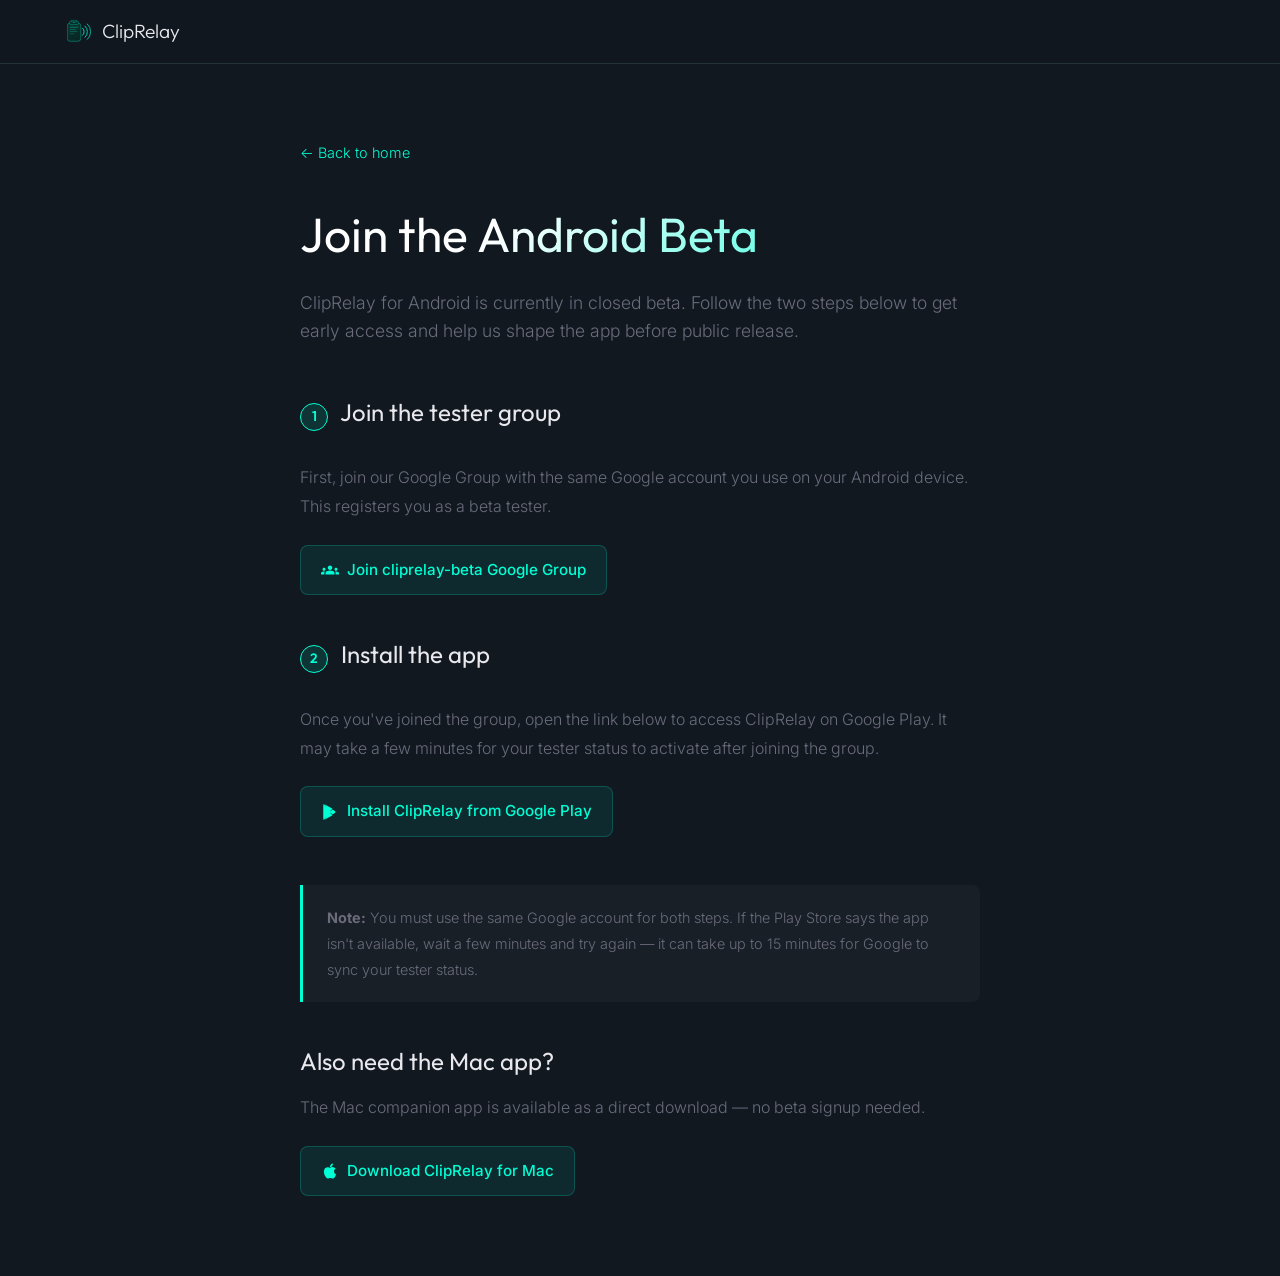
<file: website/beta.html>
<!DOCTYPE html>
<html lang="en">
<head>
  <meta charset="UTF-8">
  <meta name="viewport" content="width=device-width, initial-scale=1.0">
  <title>Join the Beta — ClipRelay</title>
  <meta name="description" content="Join the ClipRelay Android beta to get early access. Help us test universal clipboard across Android and Mac.">
  <meta name="theme-color" content="#111820">

  <link rel="icon" href="assets/favicon.svg" type="image/svg+xml">
  <link rel="preconnect" href="https://fonts.googleapis.com">
  <link rel="preconnect" href="https://fonts.gstatic.com" crossorigin>
  <link href="https://fonts.googleapis.com/css2?family=Inter:wght@300;400;500;600&family=Outfit:wght@300;400;500;600&display=swap" rel="stylesheet">
  <link rel="stylesheet" href="css/style.css">

  <style>
    .beta-content {
      max-width: 720px;
      margin: 0 auto;
      padding: 140px 20px 80px;
    }
    .beta-content h1 {
      font-family: var(--font-display);
      font-size: clamp(2rem, 4vw, 3rem);
      font-weight: 400;
      margin-bottom: 16px;
      background: var(--gradient-title);
      -webkit-background-clip: text;
      background-clip: text;
      -webkit-text-fill-color: transparent;
    }
    .beta-content .subtitle {
      color: var(--text-dim);
      font-size: 1.1rem;
      margin-bottom: 48px;
      line-height: 1.6;
    }
    .beta-content h2 {
      font-family: var(--font-display);
      font-size: 1.5rem;
      font-weight: 400;
      margin-top: 40px;
      margin-bottom: 12px;
    }
    .beta-content p,
    .beta-content li {
      color: var(--text-dim);
      line-height: 1.8;
      margin-bottom: 16px;
    }
    .beta-content ol {
      padding-left: 24px;
      margin-bottom: 16px;
    }
    .beta-content li { margin-bottom: 12px; }
    .beta-content a { color: var(--aqua); }
    .back-link {
      display: inline-flex;
      align-items: center;
      gap: 6px;
      color: var(--aqua);
      font-size: 0.9rem;
      margin-bottom: 32px;
    }
    .step-number {
      display: inline-flex;
      align-items: center;
      justify-content: center;
      width: 28px;
      height: 28px;
      border-radius: 50%;
      background: rgba(0, 255, 213, 0.12);
      color: var(--aqua);
      font-size: 0.85rem;
      font-weight: 600;
      margin-right: 8px;
      flex-shrink: 0;
    }
    .step-action {
      display: inline-flex;
      align-items: center;
      gap: 8px;
      margin-top: 8px;
      padding: 12px 20px;
      background: rgba(0, 255, 213, 0.08);
      border: 1px solid rgba(0, 255, 213, 0.2);
      border-radius: 8px;
      color: var(--aqua);
      font-weight: 500;
      font-size: 0.95rem;
      transition: background 0.2s;
    }
    .step-action:hover {
      background: rgba(0, 255, 213, 0.15);
      text-decoration: none;
    }
    .step-action svg {
      width: 18px;
      height: 18px;
      flex-shrink: 0;
    }
    .note {
      margin-top: 48px;
      padding: 20px 24px;
      background: rgba(255, 255, 255, 0.03);
      border-left: 3px solid var(--aqua);
      border-radius: 0 8px 8px 0;
    }
    .note p {
      margin-bottom: 0;
      font-size: 0.9rem;
    }
  </style>
</head>
<body>

  <!-- Nav -->
  <nav class="nav scrolled">
    <div class="nav-inner">
      <a href="index.html" class="nav-logo">
        <svg width="28" height="28" viewBox="0 0 120 120" fill="none" xmlns="http://www.w3.org/2000/svg">
          <defs>
            <linearGradient id="navBoardGrad" x1="0" y1="0" x2="0.3" y2="1"><stop stop-color="#0A3A34"/><stop offset="1" stop-color="#082A26"/></linearGradient>
            <linearGradient id="navArcGrad" x1="0" y1="0" x2="1" y2="1"><stop stop-color="#00FFD5"/><stop offset="1" stop-color="#00DDC0"/></linearGradient>
          </defs>
          <rect x="14" y="26" width="58" height="78" rx="12" fill="url(#navBoardGrad)" stroke="#00FFD5" stroke-width="1.5" opacity="0.9"/>
          <rect x="24" y="18" width="38" height="14" rx="5" fill="#082A26" stroke="#00FFD5" stroke-width="1.2"/>
          <rect x="30" y="14" width="26" height="8" rx="4" fill="#0A3A34" stroke="#00DDC0" stroke-width="1"/>
          <rect x="39" y="22" width="8" height="3" rx="1.5" fill="#00FFD5" opacity="0.55"/>
          <rect x="24" y="42" width="38" height="4.5" rx="2.25" fill="#00FFD5" opacity="0.35"/>
          <rect x="24" y="51" width="27" height="4.5" rx="2.25" fill="#00FFD5" opacity="0.22"/>
          <rect x="24" y="60" width="33" height="4.5" rx="2.25" fill="#00FFD5" opacity="0.22"/>
          <rect x="24" y="69" width="20" height="4.5" rx="2.25" fill="#00FFD5" opacity="0.15"/>
          <path d="M80 48 A 20 20 0 0 1 80 78" stroke="url(#navArcGrad)" stroke-width="4" stroke-linecap="round" fill="none"/>
          <path d="M90 39 A 32 32 0 0 1 90 87" stroke="url(#navArcGrad)" stroke-width="3.5" stroke-linecap="round" fill="none"/>
          <path d="M100 30 A 44 44 0 0 1 100 96" stroke="url(#navArcGrad)" stroke-width="3" stroke-linecap="round" fill="none"/>
        </svg>
        ClipRelay
      </a>
    </div>
  </nav>

  <div class="beta-content">
    <a href="index.html" class="back-link">&larr; Back to home</a>

    <h1>Join the Android Beta</h1>
    <p class="subtitle">ClipRelay for Android is currently in closed beta. Follow the two steps below to get early access and help us shape the app before public release.</p>

    <h2><span class="step-number">1</span> Join the tester group</h2>
    <p>First, join our Google Group with the same Google account you use on your Android device. This registers you as a beta tester.</p>
    <a href="https://groups.google.com/g/cliprelay-beta" class="step-action" target="_blank" rel="noopener">
      <svg viewBox="0 0 24 24" fill="currentColor"><path d="M12 12.75c1.63 0 3.07.39 4.24.9 1.08.48 1.76 1.56 1.76 2.73V18H6v-1.61c0-1.18.68-2.26 1.76-2.73 1.17-.52 2.61-.91 4.24-.91zM4 13c1.1 0 2-.9 2-2s-.9-2-2-2-2 .9-2 2 .9 2 2 2zm1.13 1.1c-.37-.06-.74-.1-1.13-.1-.99 0-1.93.21-2.78.58A2.01 2.01 0 000 16.43V18h4.5v-1.61c0-.83.23-1.61.63-2.29zM20 13c1.1 0 2-.9 2-2s-.9-2-2-2-2 .9-2 2 .9 2 2 2zm4 3.43c0-.81-.48-1.53-1.22-1.85A6.95 6.95 0 0020 14c-.39 0-.76.04-1.13.1.4.68.63 1.46.63 2.29V18H24v-1.57zM12 6c1.66 0 3 1.34 3 3s-1.34 3-3 3-3-1.34-3-3 1.34-3 3-3z"/></svg>
      Join cliprelay-beta Google Group
    </a>

    <h2><span class="step-number">2</span> Install the app</h2>
    <p>Once you've joined the group, open the link below to access ClipRelay on Google Play. It may take a few minutes for your tester status to activate after joining the group.</p>
    <a href="https://play.google.com/apps/testing/org.cliprelay" class="step-action" target="_blank" rel="noopener">
      <svg viewBox="0 0 24 24" fill="currentColor"><path d="M3.61 1.814L13.793 12 3.61 22.186a.996.996 0 01-.61-.92V2.734c0-.387.225-.725.61-.92zm.503-.386l11.27 6.39L12.1 11.1 4.113 1.428zM15.383 8.818L17.93 10.26c.8.45 1.27 1.16 1.27 1.74s-.47 1.29-1.27 1.74l-2.547 1.442L12.1 12l3.283-3.182zM4.113 22.572L12.1 12.9l3.283 3.282-11.27 6.39z"/></svg>
      Install ClipRelay from Google Play
    </a>

    <div class="note">
      <p><strong>Note:</strong> You must use the same Google account for both steps. If the Play Store says the app isn't available, wait a few minutes and try again — it can take up to 15 minutes for Google to sync your tester status.</p>
    </div>

    <h2>Also need the Mac app?</h2>
    <p>The Mac companion app is available as a direct download — no beta signup needed.</p>
    <a href="/downloads/ClipRelay.dmg" class="step-action">
      <svg viewBox="0 0 24 24" fill="currentColor"><path d="M18.71 19.5c-.83 1.24-1.71 2.45-3.05 2.47-1.34.03-1.77-.79-3.29-.79-1.53 0-2 .77-3.27.82-1.31.05-2.3-1.32-3.14-2.53C4.25 17 2.94 12.45 4.7 9.39c.87-1.52 2.43-2.48 4.12-2.51 1.28-.02 2.5.87 3.29.87.78 0 2.26-1.07 3.8-.91.65.03 2.47.26 3.64 1.98-.09.06-2.17 1.28-2.15 3.81.03 3.02 2.65 4.03 2.68 4.04-.03.07-.42 1.44-1.38 2.83M13 3.5c.73-.83 1.94-1.46 2.94-1.5.13 1.17-.34 2.35-1.04 3.19-.69.85-1.83 1.51-2.95 1.42-.15-1.15.41-2.35 1.05-3.11z"/></svg>
      Download ClipRelay for Mac
    </a>
  </div>

</body>
</html>
</file>
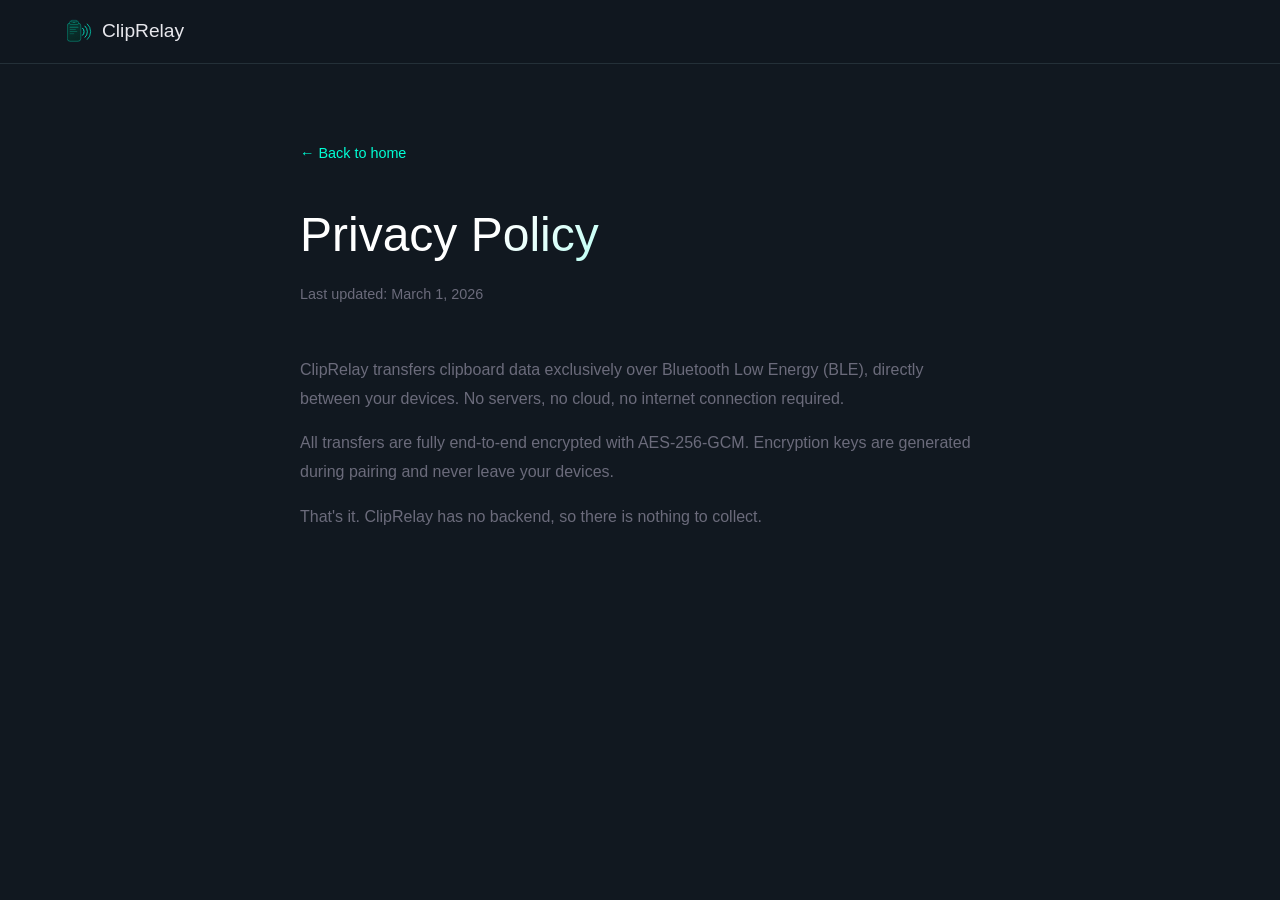
<file: website/privacy.html>
<!DOCTYPE html>
<html lang="en">
<head>
  <meta charset="UTF-8">
  <meta name="viewport" content="width=device-width, initial-scale=1.0">
  <title>Privacy Policy — ClipRelay</title>
  <meta name="description" content="ClipRelay privacy policy. We collect no data. Your clipboard stays between your devices.">
  <meta name="theme-color" content="#0A0A0F">

  <link rel="icon" href="assets/favicon.svg" type="image/svg+xml">
  <link rel="preconnect" href="https://fonts.googleapis.com">
  <link rel="preconnect" href="https://fonts.gstatic.com" crossorigin>
  <link href="https://fonts.googleapis.com/css2?family=DM+Sans:ital,opsz,wght@0,9..40,300;0,9..40,500;0,9..40,700;1,9..40,300&family=Instrument+Serif:ital@0;1&display=swap" rel="stylesheet">
  <link rel="stylesheet" href="css/style.css">

  <style>
    .privacy-content {
      max-width: 720px;
      margin: 0 auto;
      padding: 140px 20px 80px;
    }
    .privacy-content h1 {
      font-family: var(--font-display);
      font-size: clamp(2rem, 4vw, 3rem);
      font-weight: 400;
      margin-bottom: 8px;
      background: var(--gradient-title);
      -webkit-background-clip: text;
      background-clip: text;
      -webkit-text-fill-color: transparent;
    }
    .privacy-content .last-updated {
      color: var(--text-dim);
      font-size: 0.9rem;
      margin-bottom: 48px;
    }
    .privacy-content h2 {
      font-family: var(--font-display);
      font-size: 1.5rem;
      font-weight: 400;
      margin-top: 40px;
      margin-bottom: 12px;
    }
    .privacy-content p,
    .privacy-content li {
      color: var(--text-dim);
      line-height: 1.8;
      margin-bottom: 16px;
    }
    .privacy-content ul {
      padding-left: 24px;
      margin-bottom: 16px;
    }
    .privacy-content li { margin-bottom: 8px; }
    .privacy-content a { color: var(--aqua); }
    .back-link {
      display: inline-flex;
      align-items: center;
      gap: 6px;
      color: var(--aqua);
      font-size: 0.9rem;
      margin-bottom: 32px;
    }
  </style>
</head>
<body>

  <!-- Nav -->
  <nav class="nav scrolled">
    <div class="nav-inner">
      <a href="index.html" class="nav-logo">
        <svg width="28" height="28" viewBox="0 0 120 120" fill="none" xmlns="http://www.w3.org/2000/svg">
          <defs>
            <linearGradient id="navBoardGrad" x1="0" y1="0" x2="0.3" y2="1"><stop stop-color="#0A3A34"/><stop offset="1" stop-color="#082A26"/></linearGradient>
            <linearGradient id="navArcGrad" x1="0" y1="0" x2="1" y2="1"><stop stop-color="#00FFD5"/><stop offset="1" stop-color="#00DDC0"/></linearGradient>
          </defs>
          <rect x="14" y="26" width="58" height="78" rx="12" fill="url(#navBoardGrad)" stroke="#00FFD5" stroke-width="1.5" opacity="0.9"/>
          <rect x="24" y="18" width="38" height="14" rx="5" fill="#082A26" stroke="#00FFD5" stroke-width="1.2"/>
          <rect x="30" y="14" width="26" height="8" rx="4" fill="#0A3A34" stroke="#00DDC0" stroke-width="1"/>
          <rect x="39" y="22" width="8" height="3" rx="1.5" fill="#00FFD5" opacity="0.55"/>
          <rect x="24" y="42" width="38" height="4.5" rx="2.25" fill="#00FFD5" opacity="0.35"/>
          <rect x="24" y="51" width="27" height="4.5" rx="2.25" fill="#00FFD5" opacity="0.22"/>
          <rect x="24" y="60" width="33" height="4.5" rx="2.25" fill="#00FFD5" opacity="0.22"/>
          <rect x="24" y="69" width="20" height="4.5" rx="2.25" fill="#00FFD5" opacity="0.15"/>
          <path d="M80 48 A 20 20 0 0 1 80 78" stroke="url(#navArcGrad)" stroke-width="4" stroke-linecap="round" fill="none"/>
          <path d="M90 39 A 32 32 0 0 1 90 87" stroke="url(#navArcGrad)" stroke-width="3.5" stroke-linecap="round" fill="none"/>
          <path d="M100 30 A 44 44 0 0 1 100 96" stroke="url(#navArcGrad)" stroke-width="3" stroke-linecap="round" fill="none"/>
        </svg>
        ClipRelay
      </a>
    </div>
  </nav>

  <div class="privacy-content">
    <a href="index.html" class="back-link">&larr; Back to home</a>

    <h1>Privacy Policy</h1>
    <p class="last-updated">Last updated: March 1, 2026</p>

    <p>ClipRelay transfers clipboard data exclusively over Bluetooth Low Energy (BLE), directly between your devices. No servers, no cloud, no internet connection required.</p>

    <p>All transfers are fully end-to-end encrypted with AES-256-GCM. Encryption keys are generated during pairing and never leave your devices.</p>

    <p>That's it. ClipRelay has no backend, so there is nothing to collect.</p>
  </div>

</body>
</html>
</file>
<file: website/css/style.css>
/* Core styles, design tokens, and layout for the ClipRelay marketing site. */

/* ── ClipRelay Design Tokens ── */
:root {
  /* Brand */
  --aqua: #00FFD5;
  --aqua-gradient: #00DDC0;
  --teal: #00796B;
  --board-dark: #0A3A34;
  --board-darker: #082A26;

  /* Dark UI Surfaces */
  --bg: #111820;
  --surface: #182028;
  --border: #243038;
  --text: #E8E8ED;
  --text-dim: #6B6B7B;

  /* Gradients */
  --gradient-aqua: linear-gradient(135deg, #00FFD5, #00DDC0);
  --gradient-title: linear-gradient(135deg, #fff 30%, #00FFD5);

  /* Typography */
  --font-display: 'Outfit', sans-serif;
  --font-body: 'Inter', sans-serif;

  /* Spacing */
  --section-pad: clamp(60px, 10vw, 120px);
  --container: min(1200px, 90vw);
}

/* ── Reset ── */
*, *::before, *::after { margin: 0; padding: 0; box-sizing: border-box; }
html { scroll-behavior: smooth; -webkit-text-size-adjust: 100%; }

body {
  font-family: var(--font-body);
  background: var(--bg);
  color: var(--text);
  line-height: 1.6;
  font-weight: 300;
  overflow-x: hidden;
}

img, svg { display: block; max-width: 100%; }
a { color: var(--aqua); text-decoration: none; }
a:hover { text-decoration: underline; }

/* ── Dot Grid Overlay ── */
body::after {
  content: '';
  position: fixed;
  inset: 0;
  pointer-events: none;
  z-index: 9999;
  opacity: 0.12;
  background-image: radial-gradient(circle, #00FFD5 0.5px, transparent 0.5px);
  background-size: 24px 24px;
}

/* ── Container ── */
.container {
  width: var(--container);
  margin: 0 auto;
}

/* ── Nav ── */
.nav {
  position: fixed;
  top: 0;
  left: 0;
  right: 0;
  z-index: 100;
  padding: 16px 0;
  transition: background 0.3s, backdrop-filter 0.3s;
}

.nav.scrolled {
  background: rgba(17, 24, 32, 0.85);
  backdrop-filter: blur(12px);
  -webkit-backdrop-filter: blur(12px);
  border-bottom: 1px solid var(--border);
}

.nav-inner {
  width: var(--container);
  margin: 0 auto;
  display: flex;
  align-items: center;
  justify-content: space-between;
}

.nav-logo {
  display: flex;
  align-items: center;
  gap: 10px;
  font-family: var(--font-display);
  font-size: 1.2rem;
  color: var(--text);
  text-decoration: none;
}

.nav-logo svg {
  width: 28px;
  height: 28px;
}

.nav-links {
  display: flex;
  align-items: center;
  gap: 32px;
  list-style: none;
}

.nav-links a {
  color: var(--text-dim);
  font-size: 0.9rem;
  font-weight: 500;
  transition: color 0.2s;
}

.nav-links a:hover {
  color: var(--text);
  text-decoration: none;
}

.nav-cta {
  display: inline-flex;
  align-items: center;
  gap: 8px;
  padding: 8px 20px;
  background: var(--aqua);
  color: var(--bg);
  font-weight: 700;
  font-size: 0.85rem;
  border-radius: 8px;
  text-decoration: none !important;
  transition: opacity 0.2s;
}

.nav-cta:hover { opacity: 0.85; }

/* Hamburger */
.hamburger {
  display: none;
  background: none;
  border: none;
  cursor: pointer;
  padding: 4px;
}

.hamburger span {
  display: block;
  width: 24px;
  height: 2px;
  background: var(--text);
  margin: 5px 0;
  border-radius: 2px;
  transition: transform 0.3s, opacity 0.3s;
}

.hamburger.active span:nth-child(1) { transform: rotate(45deg) translate(5px, 5px); }
.hamburger.active span:nth-child(2) { opacity: 0; }
.hamburger.active span:nth-child(3) { transform: rotate(-45deg) translate(5px, -5px); }

/* ── Hero ── */
.hero {
  min-height: 100vh;
  display: flex;
  flex-direction: column;
  align-items: center;
  justify-content: center;
  text-align: center;
  padding: 120px 20px 60px;
  position: relative;
}

.hero-glow {
  position: absolute;
  width: 500px;
  height: 500px;
  border-radius: 50%;
  background: radial-gradient(circle, rgba(0, 255, 213, 0.08) 0%, transparent 70%);
  top: 50%;
  left: 50%;
  transform: translate(-50%, -55%);
  pointer-events: none;
}

.hero-logo {
  width: clamp(100px, 15vw, 160px);
  height: clamp(100px, 15vw, 160px);
  margin-bottom: 40px;
  position: relative;
  z-index: 1;
}

.hero h1 {
  font-family: var(--font-display);
  font-size: clamp(2.5rem, 4.5vw, 3.5rem);
  font-weight: 400;
  letter-spacing: -0.02em;
  line-height: 1.15;
  max-width: 700px;
  background: var(--gradient-title);
  -webkit-background-clip: text;
  background-clip: text;
  -webkit-text-fill-color: transparent;
  margin-bottom: 20px;
  position: relative;
  z-index: 1;
}

.hero-subtitle {
  font-size: clamp(1rem, 2vw, 1.25rem);
  color: var(--text-dim);
  margin-bottom: 48px;
  position: relative;
  z-index: 1;
}

.hero-ctas {
  display: flex;
  gap: 16px;
  flex-wrap: wrap;
  justify-content: center;
  align-items: center;
  position: relative;
  z-index: 1;
}

.store-badge { display: inline-block; line-height: 0; }
.store-badge:hover { opacity: 0.85; text-decoration: none; }
.store-badge img { display: block; height: 80px; }

/* ── Device Showcase ── */
.hero-showcase {
  display: flex;
  align-items: center;
  justify-content: center;
  gap: 32px;
  margin-top: 72px;
  position: relative;
  z-index: 1;
  perspective: 1200px;
}

/* ── Phone Mockup ── */
.mockup-phone {
  width: 200px;
  height: 400px;
  background: #151d25;
  border-radius: 28px;
  border: 2px solid #2a2a38;
  position: relative;
  overflow: hidden;
  box-shadow:
    0 0 0 1px rgba(0, 255, 213, 0.05),
    0 20px 60px rgba(0, 0, 0, 0.5),
    0 0 40px rgba(0, 255, 213, 0.04);
  transform: rotateY(6deg) rotateX(2deg);
}

.phone-notch {
  position: absolute;
  top: 8px;
  left: 50%;
  transform: translateX(-50%);
  width: 60px;
  height: 20px;
  background: #111820;
  border-radius: 0 0 12px 12px;
  z-index: 2;
}

.phone-notch::after {
  content: '';
  position: absolute;
  top: 7px;
  left: 50%;
  transform: translateX(-50%);
  width: 6px;
  height: 6px;
  border-radius: 50%;
  background: #1e2830;
}

.phone-screen {
  padding: 36px 12px 12px;
  height: 100%;
  display: flex;
  flex-direction: column;
  align-items: center;
  gap: 10px;
  background: linear-gradient(180deg, #152220 0%, #131c24 60%, #162220 100%);
}

.app-chip {
  display: flex;
  align-items: center;
  gap: 5px;
  padding: 3px 10px;
  border-radius: 20px;
  font-size: 9px;
  font-weight: 600;
  color: var(--aqua);
  background: rgba(0, 255, 213, 0.08);
  border: 1px solid rgba(0, 255, 213, 0.15);
  font-family: var(--font-body);
}

.app-chip-dot {
  width: 5px;
  height: 5px;
  border-radius: 50%;
  background: var(--aqua);
  box-shadow: 0 0 6px var(--aqua);
}

.app-card {
  width: 100%;
  background: rgba(255, 255, 255, 0.03);
  border: 1px solid rgba(0, 255, 213, 0.1);
  border-radius: 16px;
  padding: 16px 12px;
  display: flex;
  flex-direction: column;
  align-items: center;
  gap: 6px;
  flex: 1;
}

.app-logo {
  width: 36px;
  height: 36px;
  margin-bottom: 2px;
}

.app-name {
  font-family: var(--font-display);
  font-size: 16px;
  font-weight: 500;
  color: var(--aqua);
  letter-spacing: -0.01em;
}

.app-desc {
  font-size: 8px;
  color: var(--text-dim);
  text-align: center;
  opacity: 0.7;
}

.app-divider {
  width: 80%;
  height: 1px;
  background: rgba(0, 255, 213, 0.08);
  margin: 4px 0;
}

.app-conn {
  display: flex;
  align-items: center;
  gap: 6px;
  width: 100%;
  padding: 8px 0;
}

.app-node {
  display: flex;
  flex-direction: column;
  align-items: center;
  gap: 3px;
}

.app-node span {
  font-size: 7px;
  color: var(--text-dim);
  white-space: nowrap;
}

.app-node-box {
  width: 36px;
  height: 36px;
  border-radius: 10px;
  display: flex;
  align-items: center;
  justify-content: center;
  background: rgba(255, 255, 255, 0.04);
  border: 1px solid rgba(255, 255, 255, 0.06);
  transition: all 0.3s;
}

.app-node-box.active {
  background: rgba(0, 255, 213, 0.08);
  border-color: rgba(0, 255, 213, 0.2);
}

.app-beam-track {
  flex: 1;
  min-width: 40px;
}

.app-encrypt {
  display: flex;
  align-items: center;
  gap: 4px;
  font-size: 7.5px;
  color: var(--aqua);
  opacity: 0.5;
  margin-top: auto;
}

/* ── Mac Mockup ── */
.mockup-mac {
  width: 320px;
  transform: rotateY(-6deg) rotateX(2deg);
}

.mac-screen {
  background: #1e2830;
  border-radius: 12px 12px 0 0;
  border: 2px solid #2a2a38;
  border-bottom: none;
  overflow: hidden;
  box-shadow:
    0 0 0 1px rgba(0, 255, 213, 0.05),
    0 20px 60px rgba(0, 0, 0, 0.5),
    0 0 40px rgba(0, 255, 213, 0.04);
}

.mac-bar {
  display: flex;
  align-items: center;
  justify-content: space-between;
  padding: 6px 10px;
  background: #0d0d14;
  border-bottom: 1px solid #222230;
}

.mac-dots {
  display: flex;
  gap: 5px;
}

.mac-dots span {
  width: 8px;
  height: 8px;
  border-radius: 50%;
}

.mac-dots span:nth-child(1) { background: #ff5f57; }
.mac-dots span:nth-child(2) { background: #febc2e; }
.mac-dots span:nth-child(3) { background: #28c840; }

.mac-bar-right {
  display: flex;
  align-items: center;
  gap: 8px;
}

.mac-bar-right svg {
  opacity: 0.9;
  filter: drop-shadow(0 0 3px rgba(0, 255, 213, 0.5));
}

.mac-desktop {
  min-height: 200px;
  padding: 12px;
  display: flex;
  justify-content: flex-end;
  align-items: flex-start;
  background:
    radial-gradient(ellipse at 70% 40%, rgba(0, 255, 213, 0.03) 0%, transparent 60%),
    linear-gradient(180deg, #13131a 0%, #16161f 100%);
}

.mac-popover {
  width: 170px;
  background: rgba(30, 30, 42, 0.95);
  border: 1px solid #333345;
  border-radius: 8px;
  padding: 6px 0;
  box-shadow: 0 8px 32px rgba(0, 0, 0, 0.4);
  backdrop-filter: blur(12px);
  font-size: 10px;
  font-family: var(--font-body);
}

.pop-header {
  padding: 4px 12px 6px;
  font-size: 9px;
  font-weight: 600;
  color: var(--text-dim);
  text-transform: uppercase;
  letter-spacing: 0.05em;
}

.pop-device {
  display: flex;
  align-items: center;
  gap: 6px;
  padding: 5px 12px;
  color: var(--text);
  font-size: 11px;
}

.pop-dot {
  width: 6px;
  height: 6px;
  border-radius: 50%;
  background: var(--aqua);
  box-shadow: 0 0 6px var(--aqua);
}

.pop-sep {
  height: 1px;
  background: #333345;
  margin: 4px 0;
}

.pop-item {
  display: flex;
  align-items: center;
  justify-content: space-between;
  padding: 5px 12px;
  color: var(--text);
  font-size: 11px;
}

.pop-key {
  font-size: 10px;
  color: var(--text-dim);
  opacity: 0.6;
}

.mac-base {
  height: 14px;
  background: linear-gradient(180deg, #1e1e2a 0%, #16161f 100%);
  border-radius: 0 0 4px 4px;
  border: 2px solid #2a2a38;
  border-top: 1px solid #333345;
  position: relative;
}

.mac-hinge {
  position: absolute;
  top: 0;
  left: 50%;
  transform: translateX(-50%);
  width: 50px;
  height: 3px;
  background: #333345;
  border-radius: 0 0 3px 3px;
}

/* ── Showcase Beam ── */
.showcase-beam {
  flex-shrink: 0;
  width: 80px;
  height: 60px;
}

/* ── Buttons ── */
.btn {
  display: inline-flex;
  align-items: center;
  gap: 10px;
  padding: 12px 12px;
  border-radius: 12px;
  font-weight: 700;
  font-size: 0.95rem;
  text-decoration: none !important;
  transition: transform 0.2s, box-shadow 0.2s;
  cursor: pointer;
  border: none;
}

.btn:hover { transform: translateY(-2px); }

.btn-primary {
  background: var(--aqua);
  color: var(--bg);
  box-shadow: 0 4px 24px rgba(0, 255, 213, 0.2);
}

.btn-primary:hover {
  box-shadow: 0 8px 32px rgba(0, 255, 213, 0.3);
}

.btn-outline {
  background: transparent;
  color: var(--aqua);
  border: 1.5px solid var(--aqua);
}

.btn-outline:hover {
  background: rgba(0, 255, 213, 0.08);
}

.btn-icon {
  width: 20px;
  height: 20px;
}

/* ── Section Common ── */
section {
  padding: var(--section-pad) 0;
}

.section-label {
  font-size: 0.75rem;
  text-transform: uppercase;
  letter-spacing: 0.15em;
  color: var(--aqua);
  font-weight: 700;
  margin-bottom: 12px;
}

.section-title {
  font-family: var(--font-display);
  font-size: clamp(1.8rem, 4vw, 2.8rem);
  font-weight: 400;
  letter-spacing: -0.01em;
  margin-bottom: 16px;
  background: var(--gradient-title);
  -webkit-background-clip: text;
  background-clip: text;
  -webkit-text-fill-color: transparent;
}

.section-subtitle {
  color: var(--text-dim);
  font-size: 1.05rem;
  max-width: 560px;
  margin-bottom: 48px;
}

.section-header {
  text-align: center;
  display: flex;
  flex-direction: column;
  align-items: center;
}

/* ── Features Grid ── */
.features-grid {
  display: grid;
  grid-template-columns: repeat(3, 1fr);
  gap: 24px;
}

.feature-card {
  background: var(--surface);
  border: 1px solid var(--border);
  border-radius: 20px;
  padding: 32px;
  position: relative;
  overflow: hidden;
  transition: border-color 0.3s, transform 0.3s;
}

.feature-card:hover {
  border-color: rgba(0, 255, 213, 0.2);
  transform: translateY(-4px);
}

.feature-card::before {
  content: '';
  position: absolute;
  top: 0;
  left: 20px;
  right: 20px;
  height: 1px;
  background: linear-gradient(90deg, transparent, rgba(0, 255, 213, 0.3), transparent);
}

.feature-icon {
  width: 44px;
  height: 44px;
  border-radius: 12px;
  background: rgba(0, 255, 213, 0.08);
  display: flex;
  align-items: center;
  justify-content: center;
  margin-bottom: 20px;
  color: var(--aqua);
}

.feature-card h3 {
  font-family: var(--font-display);
  font-size: 1.25rem;
  font-weight: 400;
  margin-bottom: 8px;
}

.feature-card p {
  color: var(--text-dim);
  font-size: 0.95rem;
  line-height: 1.6;
}

/* ── How It Works ── */
.steps {
  display: flex;
  align-items: flex-start;
  gap: 0;
  position: relative;
}

.step {
  flex: 1;
  text-align: center;
  padding: 0 24px;
  position: relative;
}

.step-number {
  width: 48px;
  height: 48px;
  border-radius: 50%;
  background: rgba(0, 255, 213, 0.1);
  border: 1.5px solid var(--aqua);
  display: inline-flex;
  align-items: center;
  justify-content: center;
  font-weight: 700;
  font-size: 1.1rem;
  color: var(--aqua);
  margin-bottom: 20px;
}

.step h3 {
  font-family: var(--font-display);
  font-size: 1.2rem;
  font-weight: 400;
  margin-bottom: 8px;
}

.step p {
  color: var(--text-dim);
  font-size: 0.9rem;
}

.step-connector {
  position: absolute;
  top: 24px;
  right: -20px;
  width: 40px;
  height: 1px;
  border-top: 2px dashed rgba(0, 255, 213, 0.25);
}

.step:last-child .step-connector { display: none; }

/* ── Comparison Table ── */
.comparison-wrapper {
  overflow-x: auto;
  -webkit-overflow-scrolling: touch;
}

.comparison-table {
  width: 100%;
  border-collapse: collapse;
  font-size: 0.9rem;
}

.comparison-table thead th {
  padding: 16px 20px;
  text-align: left;
  font-weight: 500;
  color: var(--text-dim);
  font-size: 0.8rem;
  text-transform: uppercase;
  letter-spacing: 0.1em;
  border-bottom: 1px solid var(--border);
  white-space: nowrap;
}

.comparison-table thead th.highlight {
  color: var(--aqua);
  background: rgba(0, 255, 213, 0.04);
}

.comparison-table tbody td {
  padding: 14px 20px;
  border-bottom: 1px solid var(--border);
  white-space: nowrap;
}

.comparison-table tbody td:first-child {
  font-weight: 500;
  color: var(--text);
}

.comparison-table tbody td.highlight {
  background: rgba(0, 255, 213, 0.04);
  color: var(--aqua);
  font-weight: 500;
}

.check { color: var(--aqua); }
.cross { color: var(--text-dim); opacity: 0.5; }

/* Mobile comparison cards */
.comparison-cards { display: none; }

.comparison-card {
  background: var(--surface);
  border: 1px solid var(--border);
  border-radius: 16px;
  padding: 24px;
  margin-bottom: 16px;
}

.comparison-card.is-cliprelay {
  border-color: rgba(0, 255, 213, 0.3);
}

.comparison-card h4 {
  font-family: var(--font-display);
  font-size: 1.1rem;
  font-weight: 400;
  margin-bottom: 16px;
}

.comparison-card.is-cliprelay h4 {
  color: var(--aqua);
}

.comparison-row {
  display: flex;
  justify-content: space-between;
  padding: 8px 0;
  border-bottom: 1px solid var(--border);
  font-size: 0.9rem;
}

.comparison-row:last-child { border-bottom: none; }
.comparison-row .label { color: var(--text-dim); }
.comparison-row .value { font-weight: 500; }

/* ── FAQ ── */
.faq-list {
  max-width: 720px;
  margin: 0 auto;
}

.faq-item {
  border-bottom: 1px solid var(--border);
}

.faq-item summary {
  padding: 20px 0;
  cursor: pointer;
  font-size: 1.05rem;
  font-weight: 500;
  list-style: none;
  display: flex;
  align-items: center;
  justify-content: space-between;
  gap: 16px;
  transition: color 0.2s;
}

.faq-item summary:hover { color: var(--aqua); }

.faq-item summary::-webkit-details-marker { display: none; }

.faq-item summary::after {
  content: '+';
  font-size: 1.4rem;
  font-weight: 300;
  color: var(--text-dim);
  flex-shrink: 0;
  transition: transform 0.3s;
}

.faq-item[open] summary::after {
  transform: rotate(45deg);
}

.faq-answer {
  padding: 0 0 20px;
  color: var(--text-dim);
  font-size: 0.95rem;
  line-height: 1.7;
}

/* ── Footer ── */
.footer {
  border-top: 1px solid var(--border);
  padding: 60px 0 40px;
}

.footer-grid {
  display: grid;
  grid-template-columns: 2fr 1fr 1fr;
  gap: 48px;
  margin-bottom: 40px;
}

.footer-brand {
  display: flex;
  flex-direction: column;
  gap: 12px;
}

.footer-brand .brand-name {
  font-family: var(--font-display);
  font-size: 1.3rem;
  display: flex;
  align-items: center;
  gap: 10px;
}

.footer-brand .brand-name svg { width: 24px; height: 24px; }

.footer-tagline {
  color: var(--text-dim);
  font-size: 0.9rem;
  max-width: 300px;
}

.footer-col h4 {
  font-size: 0.75rem;
  text-transform: uppercase;
  letter-spacing: 0.15em;
  color: var(--text-dim);
  margin-bottom: 16px;
  font-weight: 700;
}

.footer-col ul {
  list-style: none;
  display: flex;
  flex-direction: column;
  gap: 10px;
}

.footer-col a {
  color: var(--text-dim);
  font-size: 0.9rem;
  transition: color 0.2s;
}

.footer-col a:hover {
  color: var(--text);
  text-decoration: none;
}

.footer-bottom {
  border-top: 1px solid var(--border);
  padding-top: 24px;
  display: flex;
  align-items: center;
  justify-content: space-between;
  font-size: 0.8rem;
  color: var(--text-dim);
}

.footer-bottom a {
  color: var(--text-dim);
}

/* ── Scroll Reveal ── */
.reveal {
  opacity: 0;
  transform: translateY(24px);
  transition: opacity 0.6s ease, transform 0.6s ease;
}

.reveal.visible {
  opacity: 1;
  transform: translateY(0);
}

/* ── Responsive ── */
@media (max-width: 1024px) {
  .features-grid {
    grid-template-columns: repeat(2, 1fr);
  }
}

@media (max-width: 768px) {
  .hamburger { display: block; }

  .nav-links {
    position: fixed;
    top: 0;
    right: -100%;
    width: 280px;
    height: 100vh;
    background: var(--surface);
    flex-direction: column;
    padding: 80px 32px 32px;
    gap: 24px;
    border-left: 1px solid var(--border);
    transition: right 0.3s ease;
  }

  .nav-links.open { right: 0; }

  .nav-links a { font-size: 1.1rem; }

  .features-grid {
    grid-template-columns: 1fr;
  }

  .steps {
    flex-direction: column;
    gap: 32px;
  }

  .step { padding: 0; text-align: left; display: flex; gap: 16px; align-items: flex-start; }
  .step-number { flex-shrink: 0; }
  .step-content { text-align: left; }
  .step-connector { display: none !important; }

  .comparison-wrapper { display: none; }
  .comparison-cards { display: block; }

  .footer-grid {
    grid-template-columns: 1fr;
    gap: 32px;
  }

  .footer-bottom {
    flex-direction: column;
    gap: 8px;
    text-align: center;
  }

  .hero { padding: 100px 20px 60px; }

  .hero-showcase {
    flex-direction: column;
    gap: 24px;
    margin-top: 48px;
  }

  .mockup-phone,
  .mockup-mac {
    transform: none;
  }

  .mockup-phone {
    width: 180px;
    height: 360px;
  }

  .mockup-mac {
    width: 280px;
  }

  .showcase-beam {
    transform: rotate(90deg);
    width: 60px;
    height: 40px;
  }
}

@media (min-width: 1440px) {
  :root { --container: 1280px; }
}
</file>
